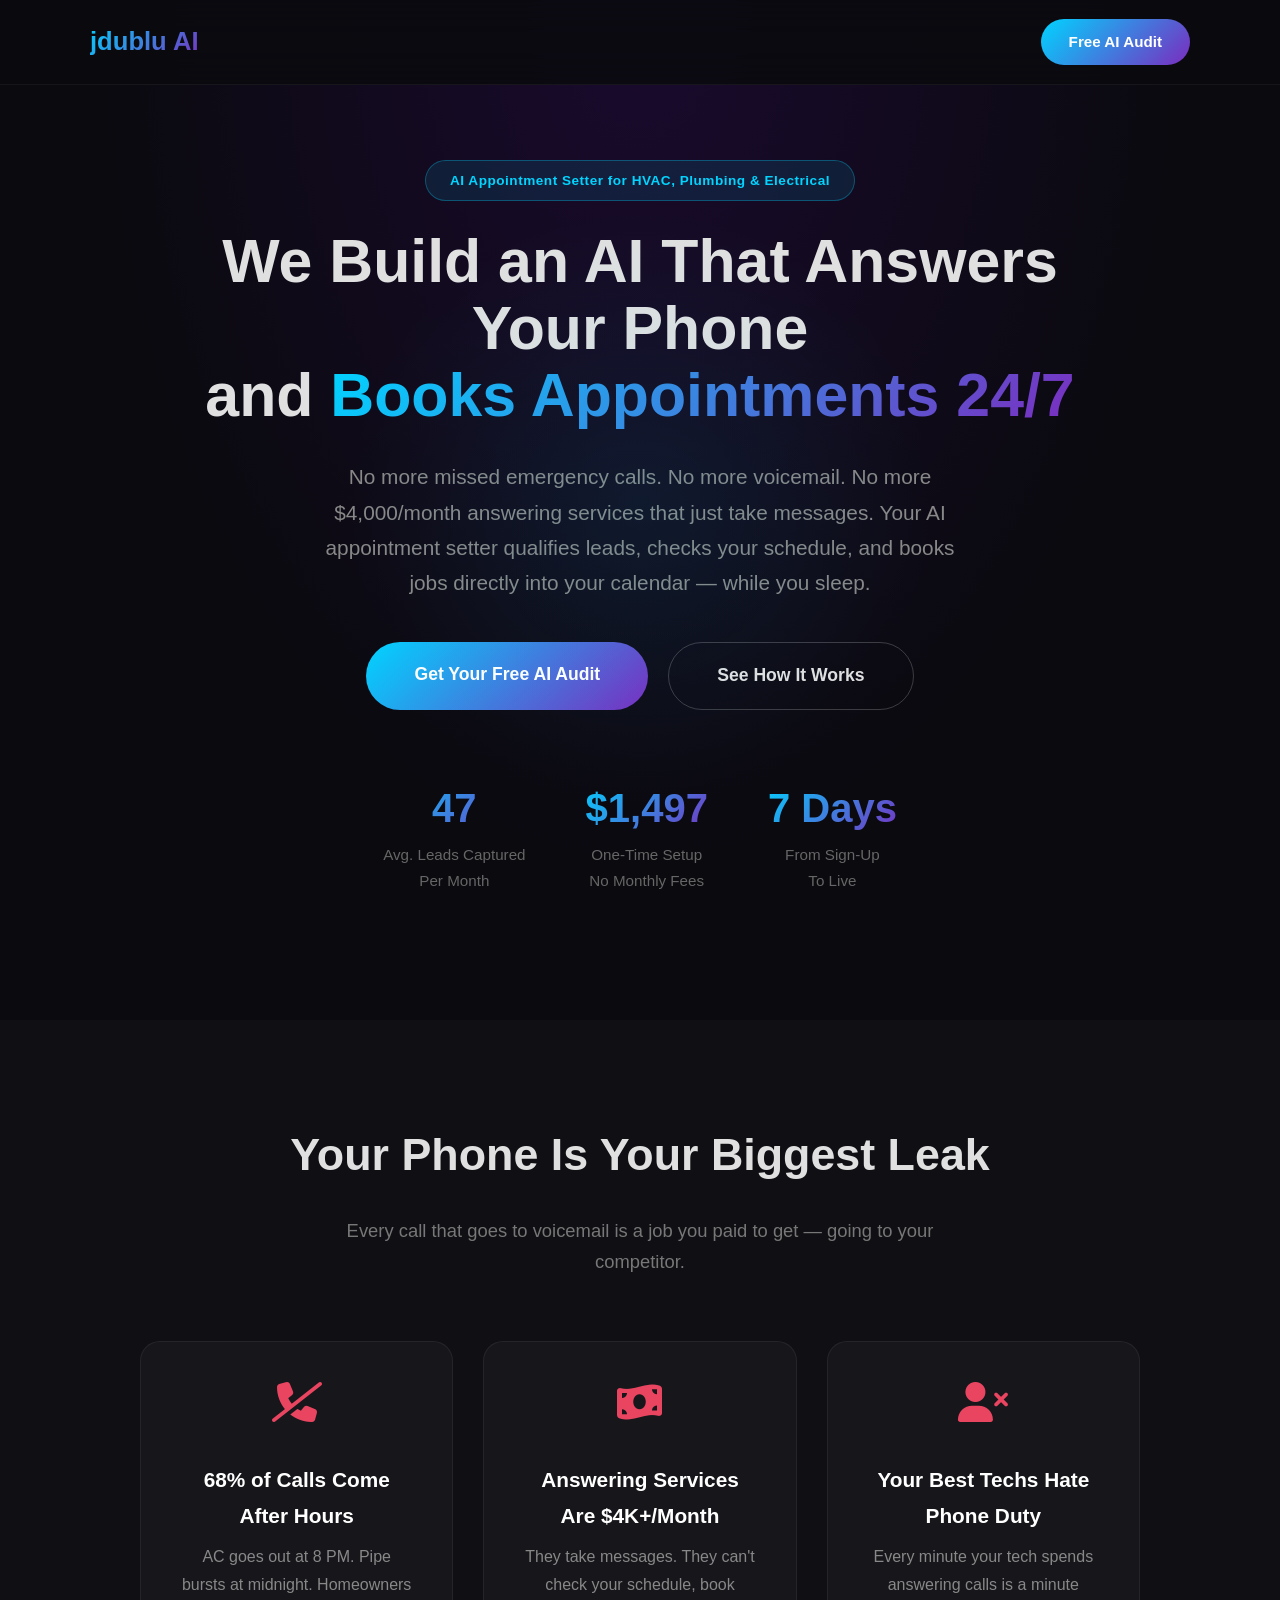
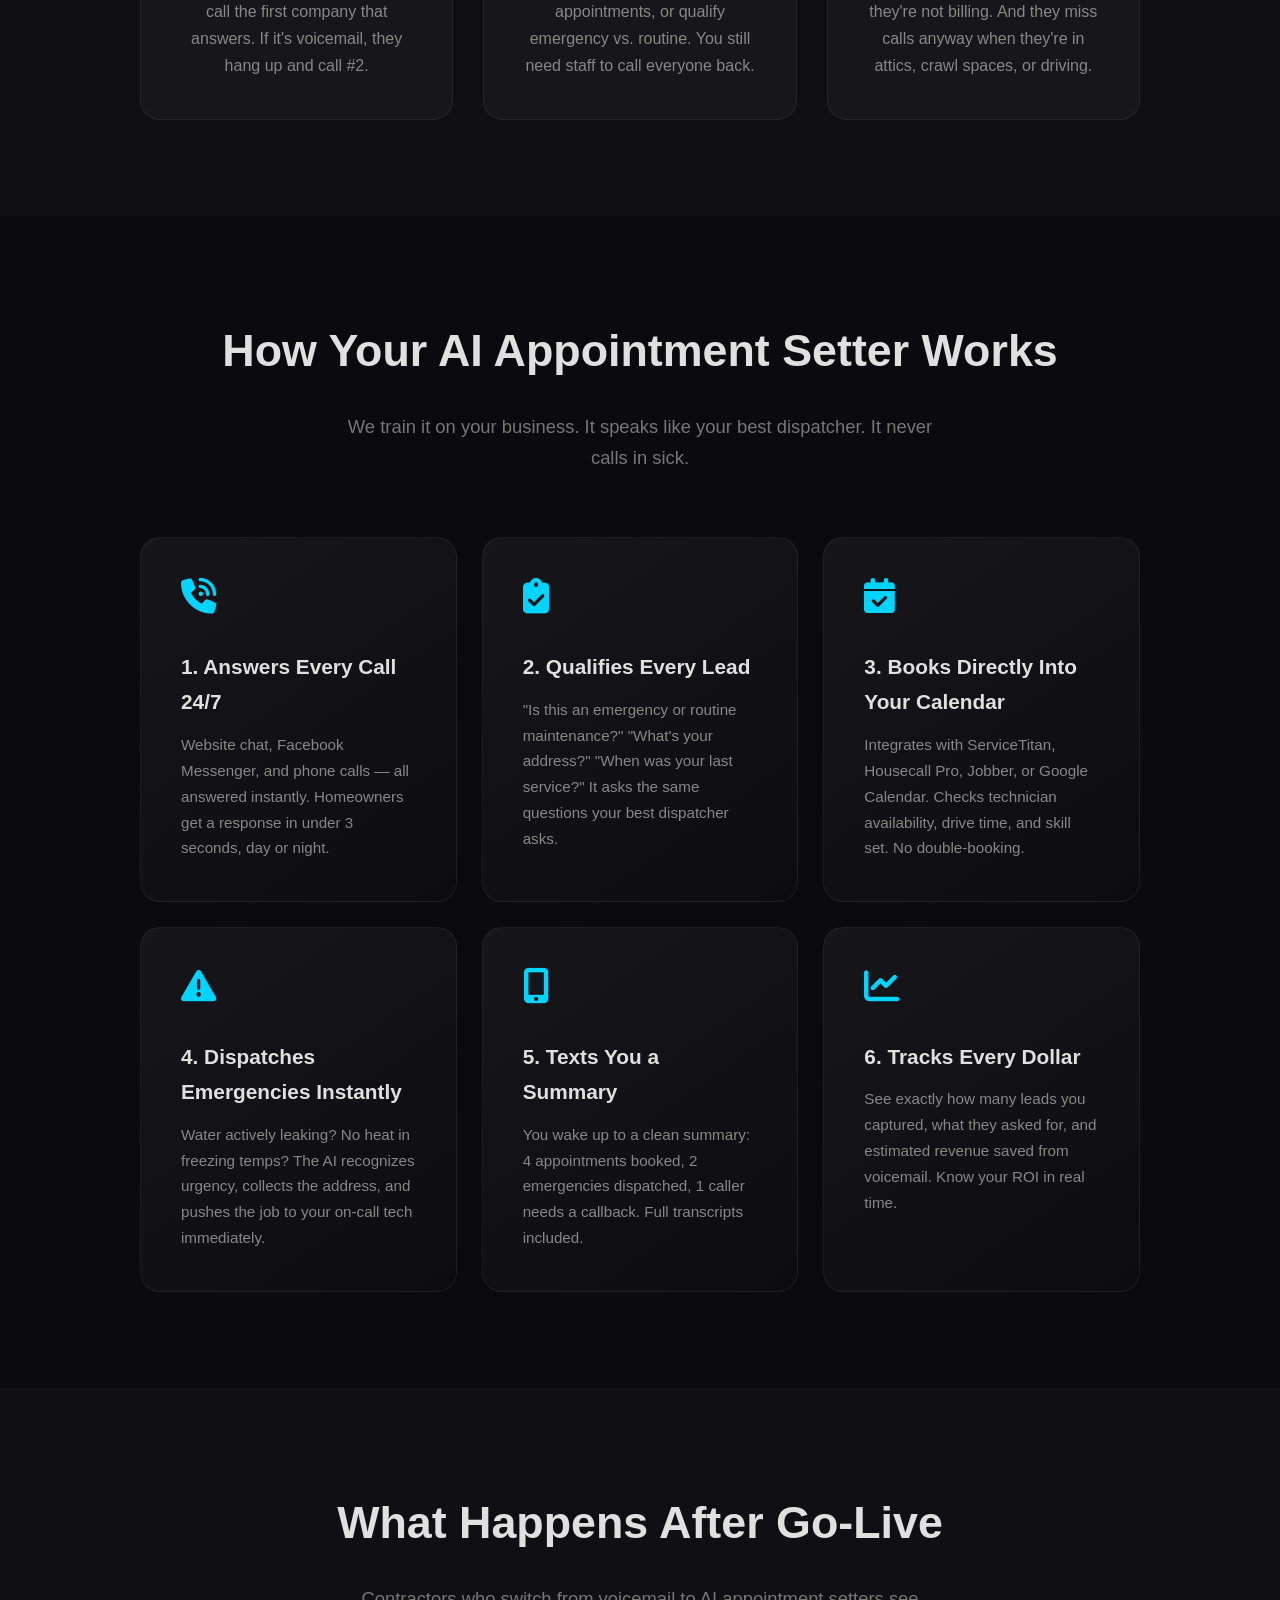
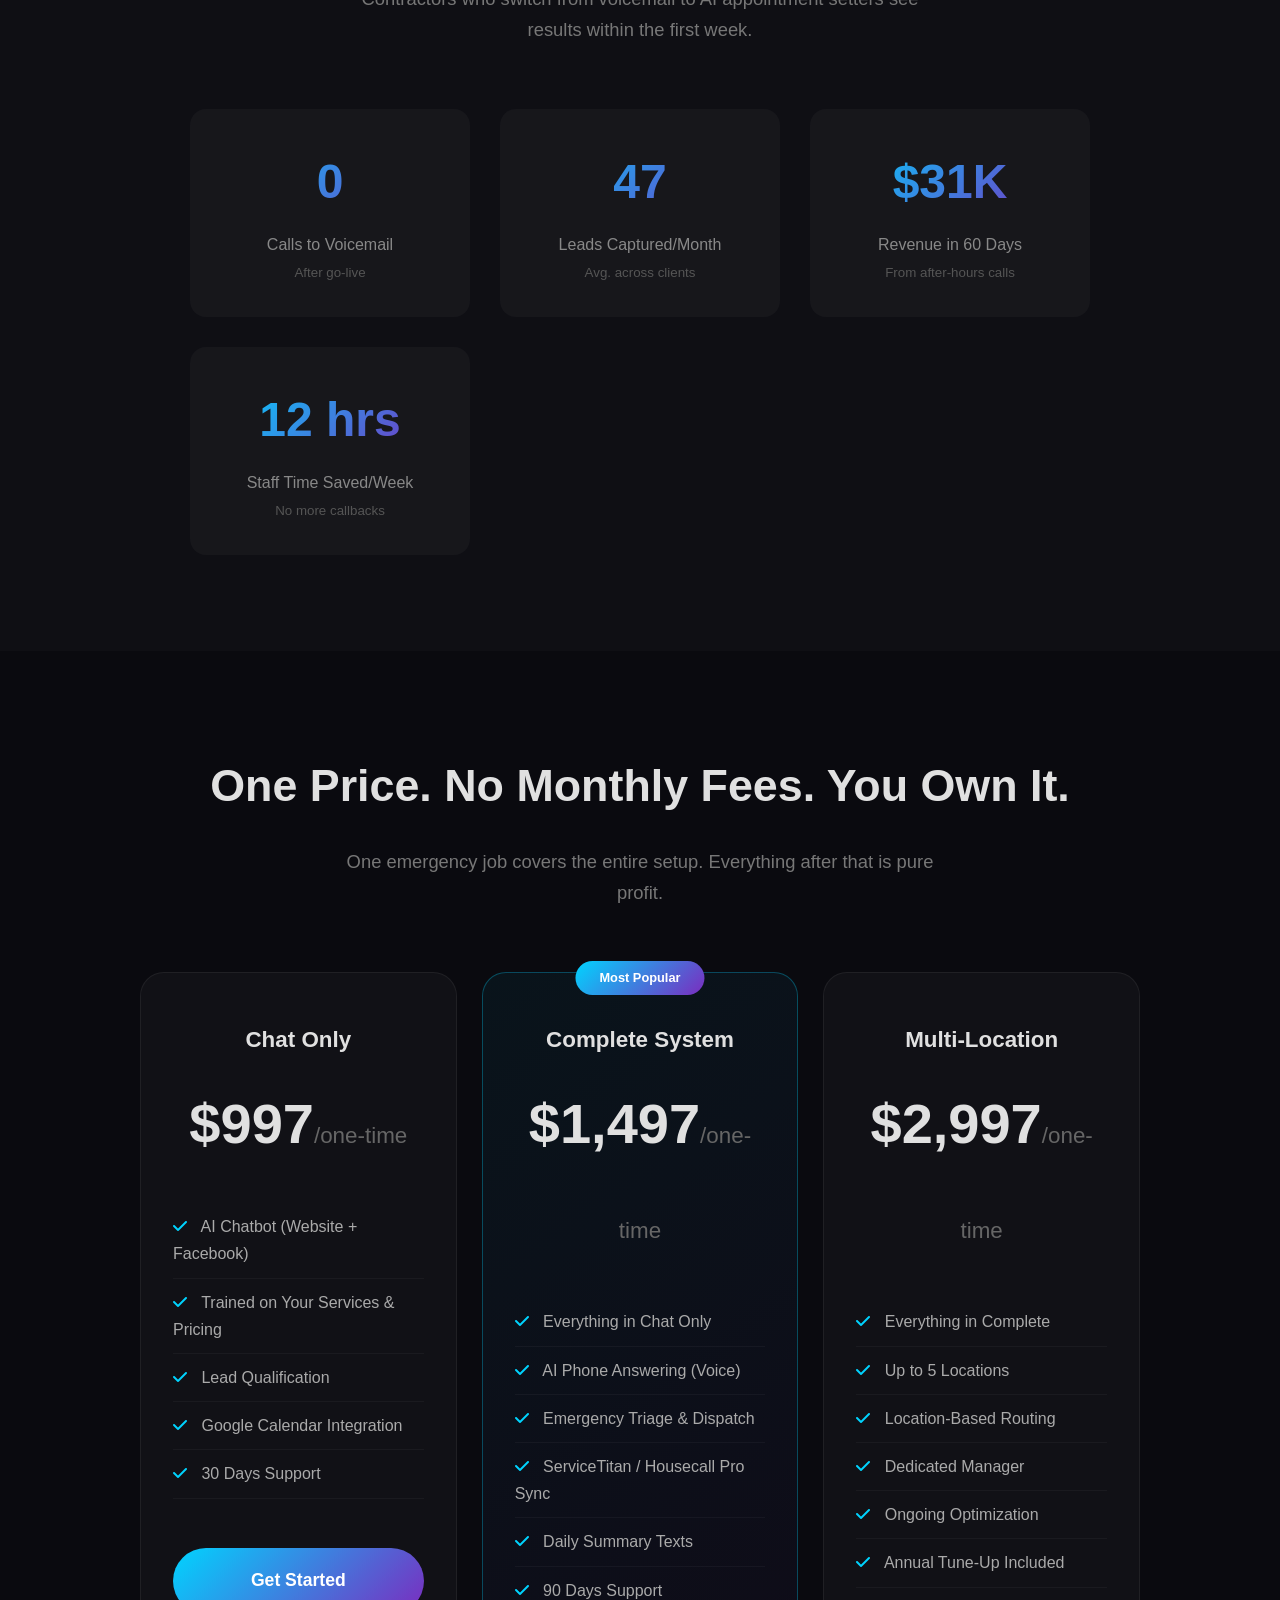
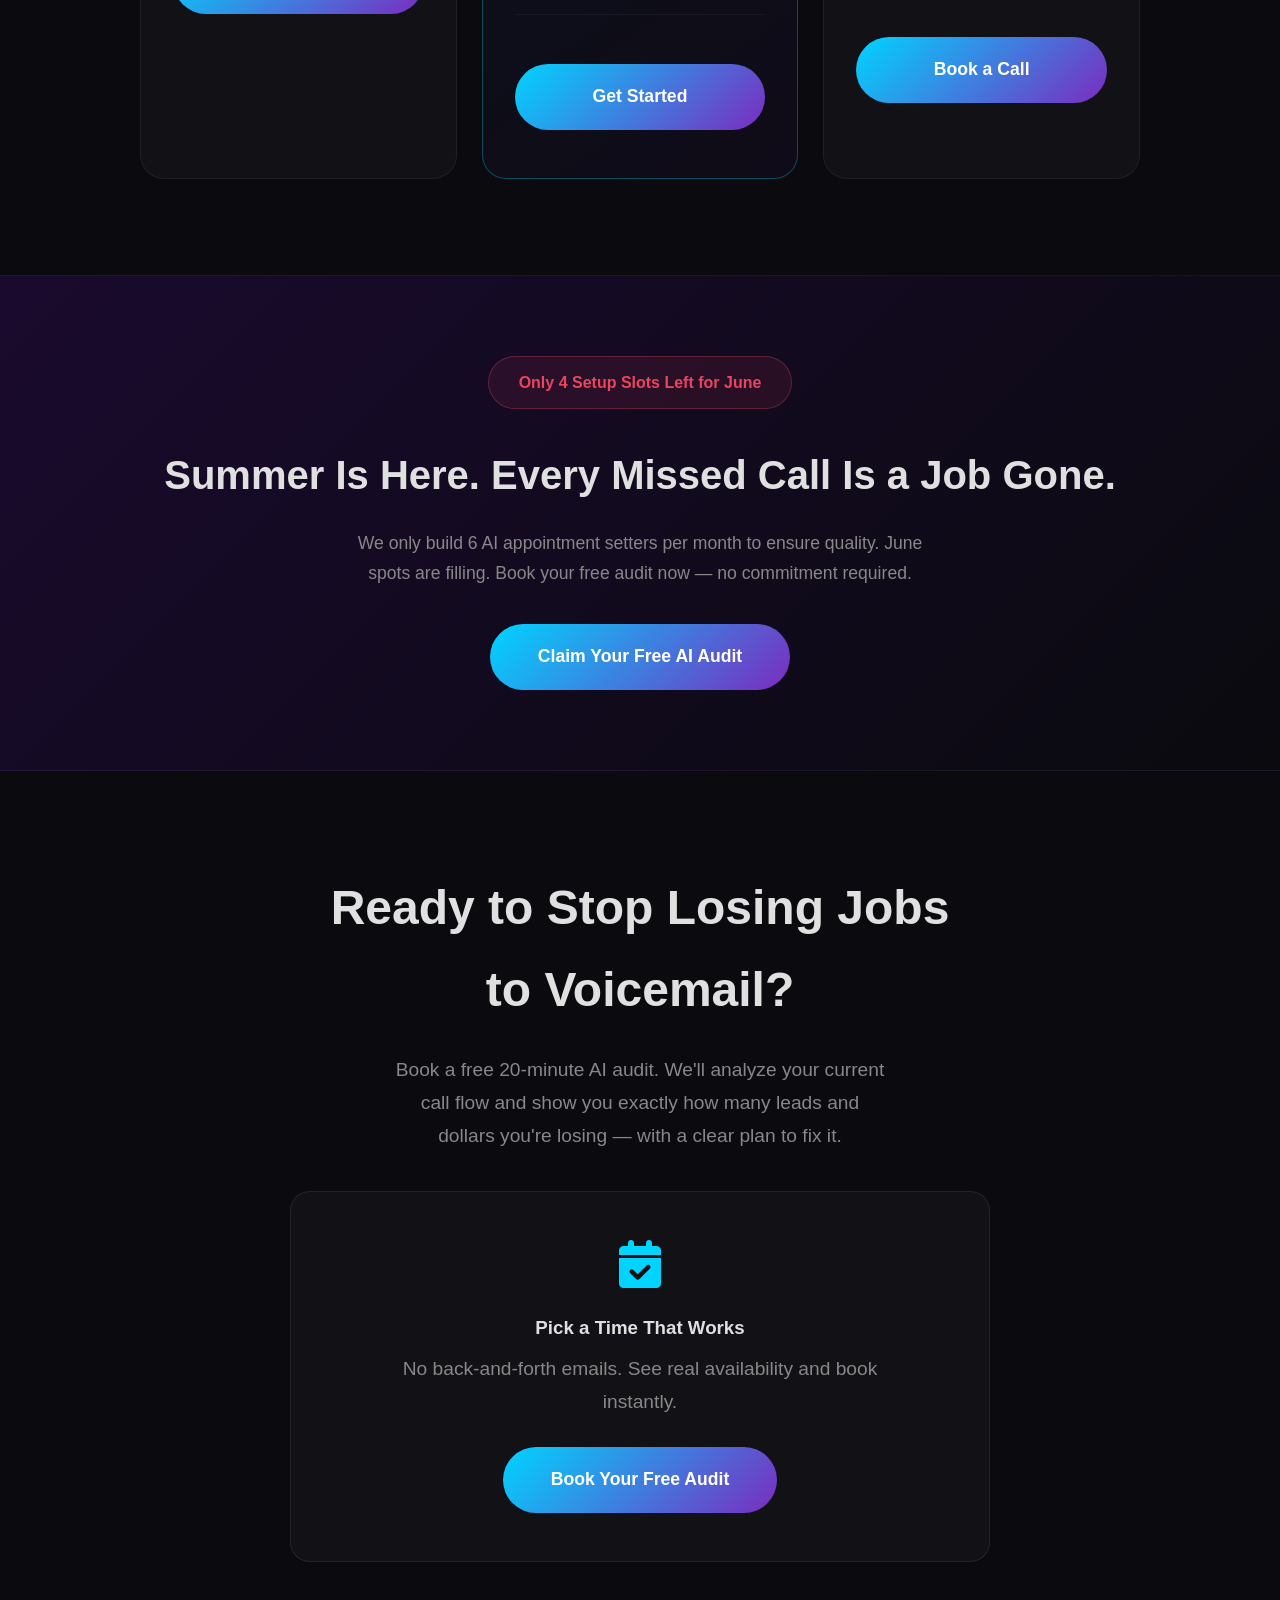
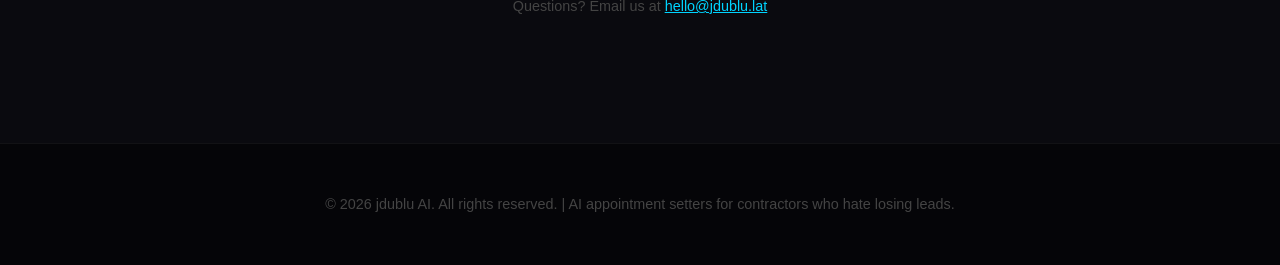
<file: index.html>
<!DOCTYPE html>
<html lang="en">
<head>
    <meta charset="UTF-8">
    <meta name="viewport" content="width=device-width, initial-scale=1.0">
    <title>jdublu AI | AI Appointment Setter for HVAC & Home Services</title>
    <link rel="stylesheet" href="https://cdnjs.cloudflare.com/ajax/libs/font-awesome/6.4.0/css/all.min.css">
    <style>
        * { margin: 0; padding: 0; box-sizing: border-box; }
        body {
            font-family: 'Segoe UI', Tahoma, Geneva, Verdana, sans-serif;
            background: #0a0a0f;
            color: #e0e0e0;
            line-height: 1.7;
            overflow-x: hidden;
        }
        .container { max-width: 1100px; margin: 0 auto; padding: 0 2em; }
        
        header {
            background: rgba(10,10,15,0.9);
            backdrop-filter: blur(20px);
            padding: 1.2em 2em;
            position: fixed;
            width: 100%;
            top: 0;
            z-index: 1000;
            border-bottom: 1px solid rgba(255,255,255,0.05);
        }
        nav {
            display: flex;
            justify-content: space-between;
            align-items: center;
            max-width: 1100px;
            margin: 0 auto;
        }
        .logo {
            font-size: 1.6em;
            font-weight: 800;
            background: linear-gradient(135deg, #00d4ff, #7b2cbf);
            -webkit-background-clip: text;
            -webkit-text-fill-color: transparent;
        }
        .nav-cta {
            background: linear-gradient(135deg, #00d4ff, #7b2cbf);
            color: #fff;
            padding: 10px 28px;
            border-radius: 50px;
            text-decoration: none;
            font-weight: 600;
            font-size: 0.95em;
            transition: transform 0.3s, box-shadow 0.3s;
        }
        .nav-cta:hover {
            transform: translateY(-2px);
            box-shadow: 0 8px 30px rgba(0,212,255,0.3);
        }
        
        .hero {
            padding: 10em 2em 6em;
            text-align: center;
            background: radial-gradient(ellipse at top, #1a0a2e 0%, #0a0a0f 60%);
            position: relative;
        }
        .hero::before {
            content: '';
            position: absolute;
            top: 20%;
            left: 50%;
            transform: translateX(-50%);
            width: 600px;
            height: 600px;
            background: radial-gradient(circle, rgba(0,212,255,0.08) 0%, transparent 70%);
            pointer-events: none;
        }
        .badge {
            display: inline-block;
            background: rgba(0,212,255,0.1);
            border: 1px solid rgba(0,212,255,0.3);
            color: #00d4ff;
            padding: 8px 24px;
            border-radius: 50px;
            font-size: 0.85em;
            font-weight: 600;
            margin-bottom: 2em;
            letter-spacing: 0.5px;
        }
        .hero h1 {
            font-size: 3.8em;
            font-weight: 800;
            line-height: 1.1;
            margin-bottom: 0.5em;
            max-width: 900px;
            margin-left: auto;
            margin-right: auto;
        }
        .hero h1 .highlight {
            background: linear-gradient(135deg, #00d4ff, #7b2cbf);
            -webkit-background-clip: text;
            -webkit-text-fill-color: transparent;
        }
        .hero p {
            font-size: 1.3em;
            color: #888;
            max-width: 650px;
            margin: 0 auto 2em;
        }
        .hero-buttons {
            display: flex;
            gap: 20px;
            justify-content: center;
            flex-wrap: wrap;
        }
        .btn-primary {
            background: linear-gradient(135deg, #00d4ff, #7b2cbf);
            color: #fff;
            padding: 18px 48px;
            border-radius: 50px;
            text-decoration: none;
            font-weight: 700;
            font-size: 1.1em;
            border: none;
            cursor: pointer;
            transition: all 0.3s;
            display: inline-block;
        }
        .btn-primary:hover {
            transform: translateY(-3px);
            box-shadow: 0 15px 40px rgba(0,212,255,0.3);
        }
        .btn-secondary {
            background: transparent;
            color: #e0e0e0;
            padding: 18px 48px;
            border-radius: 50px;
            text-decoration: none;
            font-weight: 600;
            font-size: 1.1em;
            border: 1px solid rgba(255,255,255,0.2);
            transition: all 0.3s;
            display: inline-block;
        }
        .btn-secondary:hover {
            border-color: #00d4ff;
            color: #00d4ff;
        }
        .stats-bar {
            display: flex;
            justify-content: center;
            gap: 60px;
            margin-top: 4em;
            flex-wrap: wrap;
        }
        .stat h3 {
            font-size: 2.5em;
            font-weight: 800;
            background: linear-gradient(135deg, #00d4ff, #7b2cbf);
            -webkit-background-clip: text;
            -webkit-text-fill-color: transparent;
        }
        .stat p { color: #666; font-size: 0.95em; }
        
        .problem {
            padding: 6em 2em;
            background: #0f0f14;
        }
        .section-header {
            text-align: center;
            margin-bottom: 4em;
        }
        .section-header h2 {
            font-size: 2.8em;
            font-weight: 700;
            margin-bottom: 0.5em;
        }
        .section-header p {
            color: #777;
            font-size: 1.15em;
            max-width: 600px;
            margin: 0 auto;
        }
        .pain-grid {
            display: grid;
            grid-template-columns: repeat(auto-fit, minmax(300px, 1fr));
            gap: 30px;
            max-width: 1000px;
            margin: 0 auto;
        }
        .pain-card {
            background: rgba(255,255,255,0.03);
            border: 1px solid rgba(255,255,255,0.06);
            border-radius: 20px;
            padding: 2.5em;
            text-align: center;
        }
        .pain-card i {
            font-size: 2.5em;
            color: #e94560;
            margin-bottom: 1em;
        }
        .pain-card h3 {
            font-size: 1.3em;
            margin-bottom: 0.5em;
            color: #fff;
        }
        .pain-card p { color: #888; }
        
        .solution {
            padding: 6em 2em;
        }
        .services-grid {
            display: grid;
            grid-template-columns: repeat(auto-fit, minmax(280px, 1fr));
            gap: 25px;
            max-width: 1000px;
            margin: 0 auto;
        }
        .service-card {
            background: linear-gradient(145deg, rgba(255,255,255,0.05), rgba(255,255,255,0.01));
            border: 1px solid rgba(255,255,255,0.06);
            border-radius: 20px;
            padding: 2.5em;
            transition: all 0.3s;
            position: relative;
            overflow: hidden;
        }
        .service-card::before {
            content: '';
            position: absolute;
            top: 0;
            left: 0;
            width: 100%;
            height: 3px;
            background: linear-gradient(90deg, #00d4ff, #7b2cbf);
            opacity: 0;
            transition: opacity 0.3s;
        }
        .service-card:hover::before { opacity: 1; }
        .service-card:hover {
            transform: translateY(-5px);
            border-color: rgba(0,212,255,0.2);
        }
        .service-card i {
            font-size: 2.2em;
            color: #00d4ff;
            margin-bottom: 1em;
            display: block;
        }
        .service-card h3 {
            font-size: 1.3em;
            margin-bottom: 0.6em;
        }
        .service-card p { color: #888; font-size: 0.95em; }
        
        .proof {
            padding: 6em 2em;
            background: #0f0f14;
            text-align: center;
        }
        .results-grid {
            display: grid;
            grid-template-columns: repeat(auto-fit, minmax(220px, 1fr));
            gap: 30px;
            max-width: 900px;
            margin: 3em auto 0;
        }
        .result-box {
            background: rgba(255,255,255,0.03);
            border-radius: 16px;
            padding: 2em;
        }
        .result-box .number {
            font-size: 3em;
            font-weight: 800;
            background: linear-gradient(135deg, #00d4ff, #7b2cbf);
            -webkit-background-clip: text;
            -webkit-text-fill-color: transparent;
        }
        .result-box p { color: #888; margin-top: 0.5em; }
        
        .pricing {
            padding: 6em 2em;
        }
        .pricing-grid {
            display: grid;
            grid-template-columns: repeat(auto-fit, minmax(300px, 1fr));
            gap: 25px;
            max-width: 1000px;
            margin: 0 auto;
        }
        .pricing-card {
            background: rgba(255,255,255,0.03);
            border: 1px solid rgba(255,255,255,0.06);
            border-radius: 24px;
            padding: 3em 2em;
            text-align: center;
            position: relative;
        }
        .pricing-card.popular {
            border-color: rgba(0,212,255,0.3);
            background: linear-gradient(145deg, rgba(0,212,255,0.05), rgba(123,44,191,0.05));
        }
        .popular-badge {
            position: absolute;
            top: -12px;
            left: 50%;
            transform: translateX(-50%);
            background: linear-gradient(135deg, #00d4ff, #7b2cbf);
            color: #fff;
            padding: 6px 24px;
            border-radius: 50px;
            font-size: 0.8em;
            font-weight: 700;
        }
        .pricing-card h3 {
            font-size: 1.4em;
            margin-bottom: 0.5em;
        }
        .pricing-card .price {
            font-size: 3.5em;
            font-weight: 800;
            margin: 0.3em 0;
        }
        .pricing-card .price span {
            font-size: 0.4em;
            color: #666;
            font-weight: 400;
        }
        .pricing-card ul {
            list-style: none;
            text-align: left;
            margin: 2em 0;
            padding: 0;
        }
        .pricing-card li {
            padding: 10px 0;
            color: #aaa;
            border-bottom: 1px solid rgba(255,255,255,0.04);
        }
        .pricing-card li i {
            color: #00d4ff;
            margin-right: 10px;
        }
        .pricing-card .btn {
            width: 100%;
            margin-top: 1em;
        }
        
        .urgency {
            padding: 5em 2em;
            text-align: center;
            background: linear-gradient(135deg, #1a0a2e 0%, #0a0a0f 100%);
            border-top: 1px solid rgba(255,255,255,0.05);
            border-bottom: 1px solid rgba(255,255,255,0.05);
        }
        .urgency h2 {
            font-size: 2.5em;
            margin-bottom: 0.5em;
        }
        .urgency p {
            color: #888;
            font-size: 1.1em;
            max-width: 600px;
            margin: 0 auto 2em;
        }
        .spots-left {
            display: inline-block;
            background: rgba(233,69,96,0.1);
            border: 1px solid rgba(233,69,96,0.3);
            color: #e94560;
            padding: 12px 30px;
            border-radius: 50px;
            font-weight: 700;
            margin-bottom: 2em;
        }
        
        .footer-cta {
            padding: 6em 2em;
            text-align: center;
        }
        .footer-cta h2 {
            font-size: 3em;
            font-weight: 800;
            margin-bottom: 0.5em;
        }
        .footer-cta p {
            color: #888;
            font-size: 1.2em;
            max-width: 500px;
            margin: 0 auto 2em;
        }
        
        footer {
            background: #050508;
            padding: 3em 2em;
            text-align: center;
            border-top: 1px solid rgba(255,255,255,0.05);
        }
        footer p { color: #444; font-size: 0.9em; }
        
        @keyframes fadeInUp {
            from { opacity: 0; transform: translateY(30px); }
            to { opacity: 1; transform: translateY(0); }
        }
        .fade-in {
            opacity: 0;
            animation: fadeInUp 0.8s ease forwards;
        }
        
        @media (max-width: 768px) {
            .hero h1 { font-size: 2.4em; }
            .hero p { font-size: 1.1em; }
            .stats-bar { gap: 30px; }
            .section-header h2 { font-size: 2em; }
            .pricing-card .price { font-size: 2.5em; }
            .footer-cta h2 { font-size: 2em; }
        }
    </style>
</head>
<body>
    <header>
        <nav>
            <div class="logo">jdublu AI</div>
            <a href="https://cal.com/m-jway-mk-janway-kqkdfa/free-ai-audit" class="nav-cta" target="_blank">Free AI Audit</a>
        </nav>
    </header>
    
    <section class="hero">
        <div class="container">
            <div class="badge">AI Appointment Setter for HVAC, Plumbing & Electrical</div>
            <h1>We Build an AI That Answers Your Phone<br>and <span class="highlight">Books Appointments 24/7</span></h1>
            <p>No more missed emergency calls. No more voicemail. No more $4,000/month answering services that just take messages. Your AI appointment setter qualifies leads, checks your schedule, and books jobs directly into your calendar — while you sleep.</p>
            <div class="hero-buttons">
                <a href="https://cal.com/m-jway-mk-janway-kqkdfa/free-ai-audit" class="btn-primary" target="_blank">Get Your Free AI Audit</a>
                <a href="#how-it-works" class="btn-secondary">See How It Works</a>
            </div>
            <div class="stats-bar">
                <div class="stat">
                    <h3>47</h3>
                    <p>Avg. Leads Captured<br>Per Month</p>
                </div>
                <div class="stat">
                    <h3>$1,497</h3>
                    <p>One-Time Setup<br>No Monthly Fees</p>
                </div>
                <div class="stat">
                    <h3>7 Days</h3>
                    <p>From Sign-Up<br>To Live</p>
                </div>
            </div>
        </div>
    </section>
    
    <section class="problem">
        <div class="container">
            <div class="section-header">
                <h2>Your Phone Is Your Biggest Leak</h2>
                <p>Every call that goes to voicemail is a job you paid to get — going to your competitor.</p>
            </div>
            <div class="pain-grid">
                <div class="pain-card">
                    <i class="fas fa-phone-slash"></i>
                    <h3>68% of Calls Come After Hours</h3>
                    <p>AC goes out at 8 PM. Pipe bursts at midnight. Homeowners call the first company that answers. If it's voicemail, they hang up and call #2.</p>
                </div>
                <div class="pain-card">
                    <i class="fas fa-money-bill-wave"></i>
                    <h3>Answering Services Are $4K+/Month</h3>
                    <p>They take messages. They can't check your schedule, book appointments, or qualify emergency vs. routine. You still need staff to call everyone back.</p>
                </div>
                <div class="pain-card">
                    <i class="fas fa-user-times"></i>
                    <h3>Your Best Techs Hate Phone Duty</h3>
                    <p>Every minute your tech spends answering calls is a minute they're not billing. And they miss calls anyway when they're in attics, crawl spaces, or driving.</p>
                </div>
            </div>
        </div>
    </section>
    
    <section class="solution" id="how-it-works">
        <div class="container">
            <div class="section-header">
                <h2>How Your AI Appointment Setter Works</h2>
                <p>We train it on your business. It speaks like your best dispatcher. It never calls in sick.</p>
            </div>
            <div class="services-grid">
                <div class="service-card">
                    <i class="fas fa-phone-volume"></i>
                    <h3>1. Answers Every Call 24/7</h3>
                    <p>Website chat, Facebook Messenger, and phone calls — all answered instantly. Homeowners get a response in under 3 seconds, day or night.</p>
                </div>
                <div class="service-card">
                    <i class="fas fa-clipboard-check"></i>
                    <h3>2. Qualifies Every Lead</h3>
                    <p>"Is this an emergency or routine maintenance?" "What's your address?" "When was your last service?" It asks the same questions your best dispatcher asks.</p>
                </div>
                <div class="service-card">
                    <i class="fas fa-calendar-check"></i>
                    <h3>3. Books Directly Into Your Calendar</h3>
                    <p>Integrates with ServiceTitan, Housecall Pro, Jobber, or Google Calendar. Checks technician availability, drive time, and skill set. No double-booking.</p>
                </div>
                <div class="service-card">
                    <i class="fas fa-exclamation-triangle"></i>
                    <h3>4. Dispatches Emergencies Instantly</h3>
                    <p>Water actively leaking? No heat in freezing temps? The AI recognizes urgency, collects the address, and pushes the job to your on-call tech immediately.</p>
                </div>
                <div class="service-card">
                    <i class="fas fa-mobile-alt"></i>
                    <h3>5. Texts You a Summary</h3>
                    <p>You wake up to a clean summary: 4 appointments booked, 2 emergencies dispatched, 1 caller needs a callback. Full transcripts included.</p>
                </div>
                <div class="service-card">
                    <i class="fas fa-chart-line"></i>
                    <h3>6. Tracks Every Dollar</h3>
                    <p>See exactly how many leads you captured, what they asked for, and estimated revenue saved from voicemail. Know your ROI in real time.</p>
                </div>
            </div>
        </div>
    </section>
    
    <section class="proof">
        <div class="container">
            <div class="section-header">
                <h2>What Happens After Go-Live</h2>
                <p>Contractors who switch from voicemail to AI appointment setters see results within the first week.</p>
            </div>
            <div class="results-grid">
                <div class="result-box">
                    <div class="number">0</div>
                    <p>Calls to Voicemail<br><small style="color:#555">After go-live</small></p>
                </div>
                <div class="result-box">
                    <div class="number">47</div>
                    <p>Leads Captured/Month<br><small style="color:#555">Avg. across clients</small></p>
                </div>
                <div class="result-box">
                    <div class="number">$31K</div>
                    <p>Revenue in 60 Days<br><small style="color:#555">From after-hours calls</small></p>
                </div>
                <div class="result-box">
                    <div class="number">12 hrs</div>
                    <p>Staff Time Saved/Week<br><small style="color:#555">No more callbacks</small></p>
                </div>
            </div>
        </div>
    </section>
    
    <section class="pricing">
        <div class="container">
            <div class="section-header">
                <h2>One Price. No Monthly Fees. You Own It.</h2>
                <p>One emergency job covers the entire setup. Everything after that is pure profit.</p>
            </div>
            <div class="pricing-grid">
                <div class="pricing-card">
                    <h3>Chat Only</h3>
                    <div class="price">$997<span>/one-time</span></div>
                    <ul>
                        <li><i class="fas fa-check"></i> AI Chatbot (Website + Facebook)</li>
                        <li><i class="fas fa-check"></i> Trained on Your Services & Pricing</li>
                        <li><i class="fas fa-check"></i> Lead Qualification</li>
                        <li><i class="fas fa-check"></i> Google Calendar Integration</li>
                        <li><i class="fas fa-check"></i> 30 Days Support</li>
                    </ul>
                    <a href="https://cal.com/m-jway-mk-janway-kqkdfa/free-ai-audit" class="btn-primary btn" target="_blank">Get Started</a>
                </div>
                <div class="pricing-card popular">
                    <div class="popular-badge">Most Popular</div>
                    <h3>Complete System</h3>
                    <div class="price">$1,497<span>/one-time</span></div>
                    <ul>
                        <li><i class="fas fa-check"></i> Everything in Chat Only</li>
                        <li><i class="fas fa-check"></i> AI Phone Answering (Voice)</li>
                        <li><i class="fas fa-check"></i> Emergency Triage & Dispatch</li>
                        <li><i class="fas fa-check"></i> ServiceTitan / Housecall Pro Sync</li>
                        <li><i class="fas fa-check"></i> Daily Summary Texts</li>
                        <li><i class="fas fa-check"></i> 90 Days Support</li>
                    </ul>
                    <a href="https://cal.com/m-jway-mk-janway-kqkdfa/free-ai-audit" class="btn-primary btn" target="_blank">Get Started</a>
                </div>
                <div class="pricing-card">
                    <h3>Multi-Location</h3>
                    <div class="price">$2,997<span>/one-time</span></div>
                    <ul>
                        <li><i class="fas fa-check"></i> Everything in Complete</li>
                        <li><i class="fas fa-check"></i> Up to 5 Locations</li>
                        <li><i class="fas fa-check"></i> Location-Based Routing</li>
                        <li><i class="fas fa-check"></i> Dedicated Manager</li>
                        <li><i class="fas fa-check"></i> Ongoing Optimization</li>
                        <li><i class="fas fa-check"></i> Annual Tune-Up Included</li>
                    </ul>
                    <a href="https://cal.com/m-jway-mk-janway-kqkdfa/free-ai-audit" class="btn-primary btn" target="_blank">Book a Call</a>
                </div>
            </div>
        </div>
    </section>
    
    <section class="urgency">
        <div class="container">
            <div class="spots-left">Only 4 Setup Slots Left for June</div>
            <h2>Summer Is Here. Every Missed Call Is a Job Gone.</h2>
            <p>We only build 6 AI appointment setters per month to ensure quality. June spots are filling. Book your free audit now — no commitment required.</p>
            <a href="https://cal.com/m-jway-mk-janway-kqkdfa/free-ai-audit" class="btn-primary" target="_blank">Claim Your Free AI Audit</a>
        </div>
    </section>
    
    <section class="footer-cta" id="audit">
        <div class="container">
            <h2>Ready to Stop Losing Jobs<br>to <span class="highlight">Voicemail?</span></h2>
            <p>Book a free 20-minute AI audit. We'll analyze your current call flow and show you exactly how many leads and dollars you're losing — with a clear plan to fix it.</p>
            
            <div style="max-width: 700px; margin: 2em auto; border-radius: 20px; overflow: hidden; background: rgba(255,255,255,0.03); border: 1px solid rgba(255,255,255,0.08);" id="cal-booking-placeholder">
                <div style="padding: 3em 2em; text-align: center;">
                    <i class="fas fa-calendar-check" style="font-size: 3em; color: #00d4ff; margin-bottom: 0.5em;"></i>
                    <h3 style="margin-bottom: 0.5em;">Pick a Time That Works</h3>
                    <p style="color: #888; margin-bottom: 1.5em;">No back-and-forth emails. See real availability and book instantly.</p>
                    <a href="https://cal.com/m-jway-mk-janway-kqkdfa/free-ai-audit" target="_blank" class="btn-primary">Book Your Free Audit</a>
                </div>
            </div>
            
            <p style="margin-top: 2em; color: #444; font-size: 0.9em;">Questions? Email us at <a href="mailto:hello@jdublu.lat" style="color: #00d4ff;">hello@jdublu.lat</a></p>
        </div>
    </section>
    
    <footer>
        <p>&copy; 2026 jdublu AI. All rights reserved. | AI appointment setters for contractors who hate losing leads.</p>
    </footer>
    
    <script>
        const observer = new IntersectionObserver((entries) => {
            entries.forEach(entry => {
                if (entry.isIntersecting) {
                    entry.target.style.opacity = '1';
                    entry.target.style.transform = 'translateY(0)';
                }
            });
        }, { threshold: 0.1 });
        
        document.querySelectorAll('.pain-card, .service-card, .result-box, .pricing-card').forEach(el => {
            el.style.opacity = '0';
            el.style.transform = 'translateY(30px)';
            el.style.transition = 'opacity 0.6s ease, transform 0.6s ease';
            observer.observe(el);
        });
    </script>
</body>
</html>
</file>
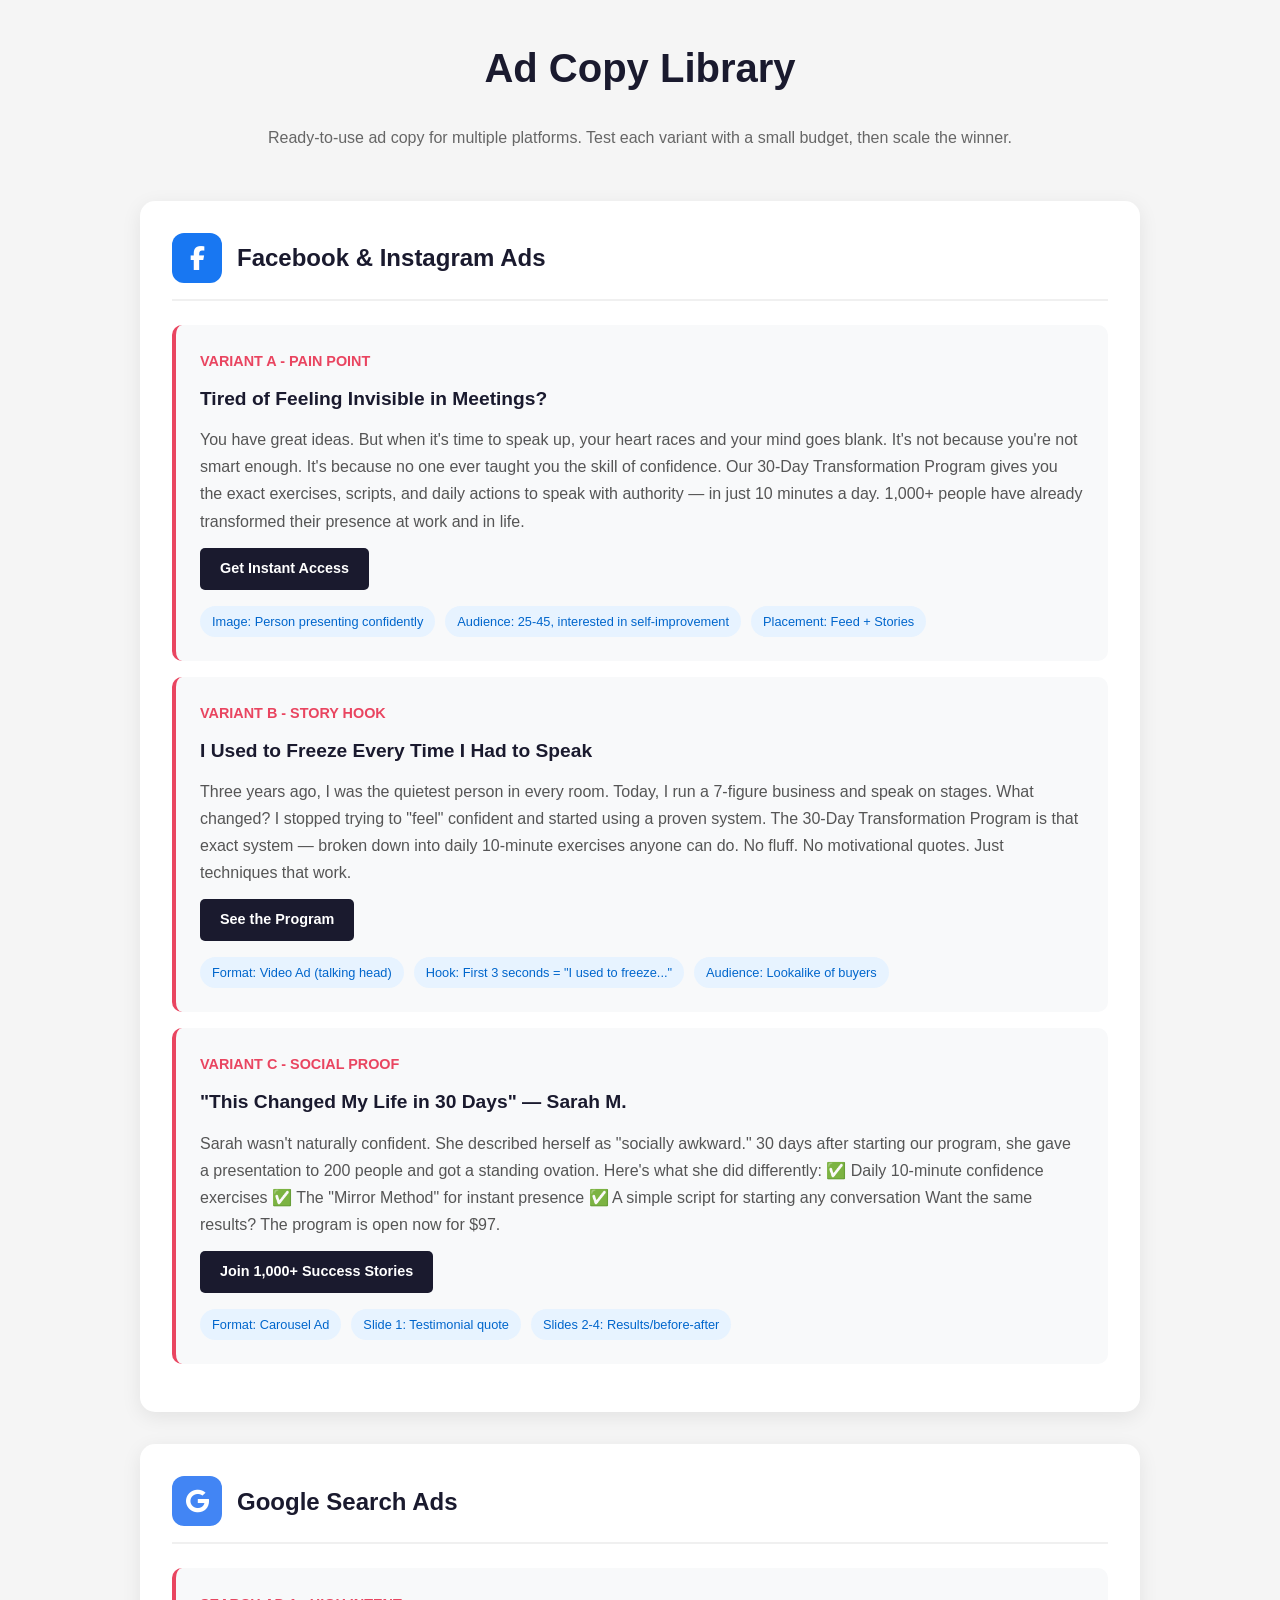
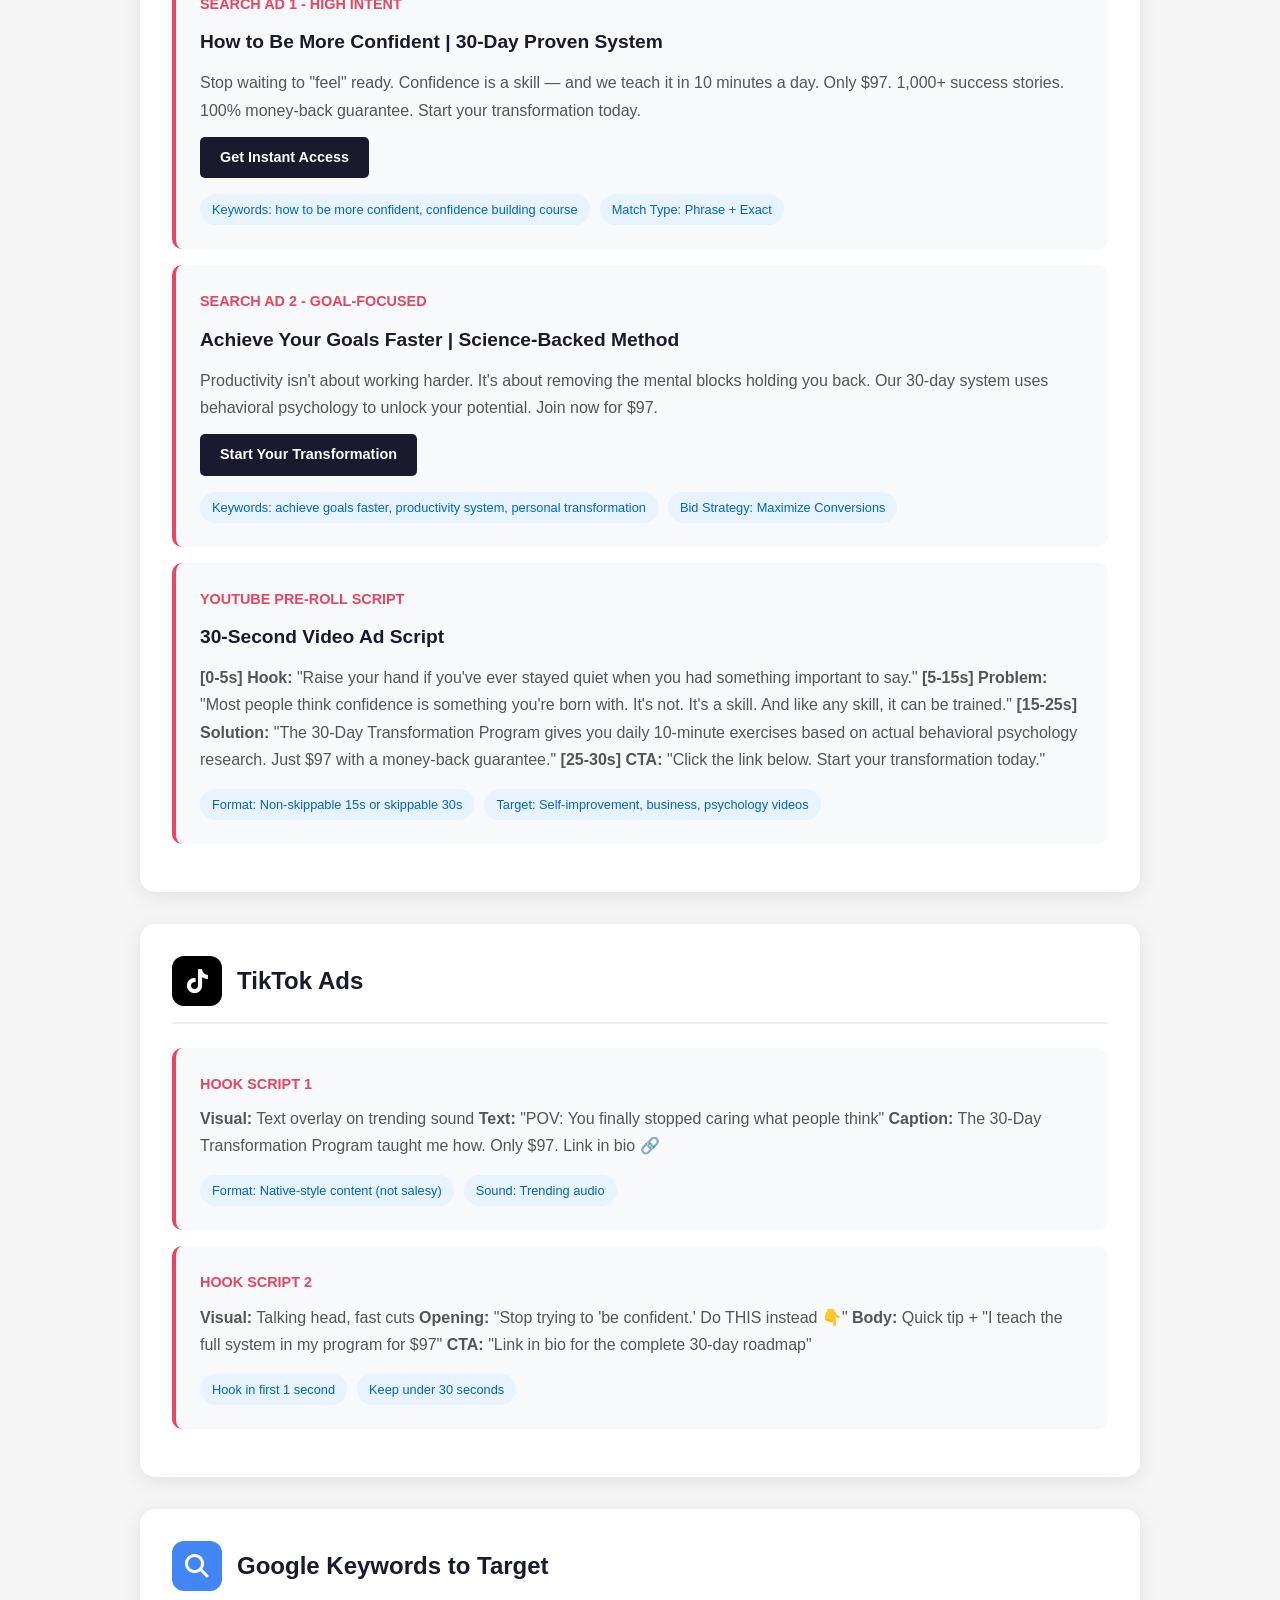
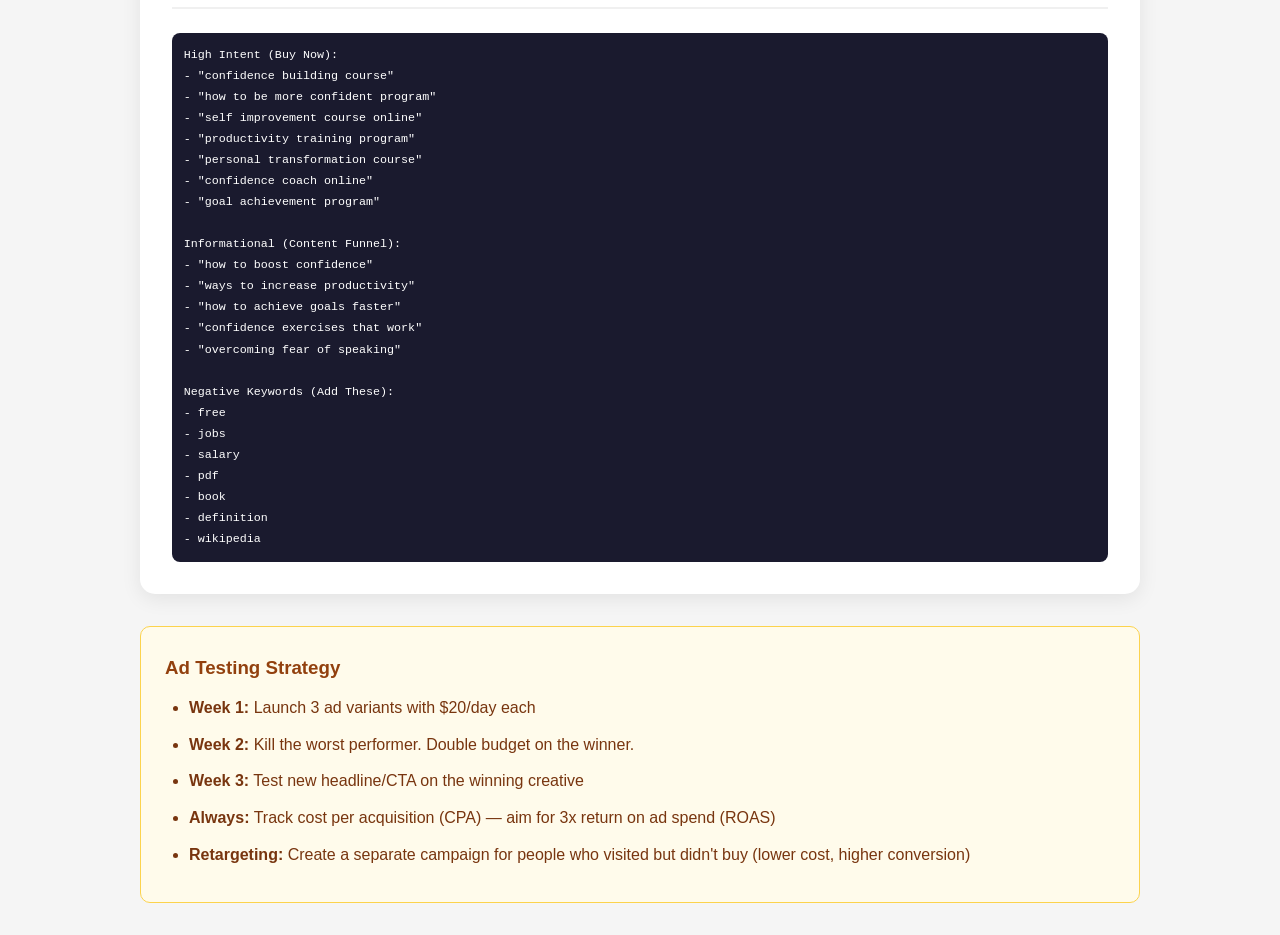
<file: ad-copy.html>
<!DOCTYPE html>
<html lang="en">
<head>
    <meta charset="UTF-8">
    <meta name="viewport" content="width=device-width, initial-scale=1.0">
    <title>Ad Copy Library | TransformU</title>
    <link rel="stylesheet" href="https://cdnjs.cloudflare.com/ajax/libs/font-awesome/6.4.0/css/all.min.css">
    <style>
        * { margin: 0; padding: 0; box-sizing: border-box; }
        body {
            font-family: 'Segoe UI', Tahoma, Geneva, Verdana, sans-serif;
            background: #f5f5f5;
            color: #333;
            line-height: 1.8;
            padding: 2em;
        }
        .container { max-width: 1000px; margin: 0 auto; }
        h1 {
            text-align: center;
            color: #1a1a2e;
            margin-bottom: 0.5em;
            font-size: 2.5em;
        }
        .intro {
            text-align: center;
            color: #666;
            margin-bottom: 3em;
        }
        .platform-section {
            background: #fff;
            border-radius: 15px;
            padding: 2em;
            margin-bottom: 2em;
            box-shadow: 0 5px 20px rgba(0,0,0,0.08);
        }
        .platform-header {
            display: flex;
            align-items: center;
            gap: 15px;
            margin-bottom: 1.5em;
            padding-bottom: 1em;
            border-bottom: 2px solid #f0f0f0;
        }
        .platform-icon {
            width: 50px;
            height: 50px;
            border-radius: 12px;
            display: flex;
            align-items: center;
            justify-content: center;
            font-size: 1.5em;
            color: #fff;
        }
        .facebook { background: #1877F2; }
        .google { background: #4285F4; }
        .tiktok { background: #000; }
        .youtube { background: #FF0000; }
        .platform-name { font-size: 1.5em; font-weight: bold; color: #1a1a2e; }
        .ad-variant {
            background: #f8f9fa;
            border-radius: 10px;
            padding: 1.5em;
            margin-bottom: 1em;
            border-left: 4px solid #e94560;
        }
        .variant-label {
            font-weight: bold;
            color: #e94560;
            margin-bottom: 0.5em;
            font-size: 0.9em;
            text-transform: uppercase;
        }
        .ad-headline {
            font-weight: bold;
            font-size: 1.2em;
            color: #1a1a2e;
            margin-bottom: 0.5em;
        }
        .ad-body {
            color: #555;
            margin-bottom: 0.8em;
            line-height: 1.7;
        }
        .ad-cta {
            display: inline-block;
            background: #1a1a2e;
            color: #fff;
            padding: 8px 20px;
            border-radius: 5px;
            font-size: 0.9em;
            font-weight: bold;
        }
        .tags {
            margin-top: 1em;
            display: flex;
            gap: 10px;
            flex-wrap: wrap;
        }
        .tag {
            background: #e7f3ff;
            color: #0066cc;
            padding: 4px 12px;
            border-radius: 20px;
            font-size: 0.8em;
        }
        .tips-box {
            background: #fffbeb;
            border: 1px solid #fcd34d;
            border-radius: 10px;
            padding: 1.5em;
            margin-top: 2em;
        }
        .tips-box h3 { color: #92400e; margin-bottom: 0.5em; }
        .tips-box ul { margin-left: 1.5em; color: #78350f; }
        .tips-box li { margin-bottom: 0.5em; }
        pre {
            background: #1a1a2e;
            color: #fff;
            padding: 1em;
            border-radius: 8px;
            overflow-x: auto;
            font-size: 0.9em;
            margin-top: 1em;
        }
    </style>
</head>
<body>
    <div class="container">
        <h1>Ad Copy Library</h1>
        <p class="intro">Ready-to-use ad copy for multiple platforms. Test each variant with a small budget, then scale the winner.</p>
        
        <!-- Facebook / Instagram Ads -->
        <div class="platform-section">
            <div class="platform-header">
                <div class="platform-icon facebook"><i class="fab fa-facebook-f"></i></div>
                <div class="platform-name">Facebook & Instagram Ads</div>
            </div>
            
            <div class="ad-variant">
                <div class="variant-label">Variant A - Pain Point</div>
                <div class="ad-headline">Tired of Feeling Invisible in Meetings?</div>
                <div class="ad-body">
                    You have great ideas. But when it's time to speak up, your heart races and your mind goes blank.

                    It's not because you're not smart enough. It's because no one ever taught you the skill of confidence.

                    Our 30-Day Transformation Program gives you the exact exercises, scripts, and daily actions to speak with authority — in just 10 minutes a day.

                    1,000+ people have already transformed their presence at work and in life.
                </div>
                <div class="ad-cta">Get Instant Access</div>
                <div class="tags">
                    <span class="tag">Image: Person presenting confidently</span>
                    <span class="tag">Audience: 25-45, interested in self-improvement</span>
                    <span class="tag">Placement: Feed + Stories</span>
                </div>
            </div>
            
            <div class="ad-variant">
                <div class="variant-label">Variant B - Story Hook</div>
                <div class="ad-headline">I Used to Freeze Every Time I Had to Speak</div>
                <div class="ad-body">
                    Three years ago, I was the quietest person in every room.

                    Today, I run a 7-figure business and speak on stages.

                    What changed? I stopped trying to "feel" confident and started using a proven system.

                    The 30-Day Transformation Program is that exact system — broken down into daily 10-minute exercises anyone can do.

                    No fluff. No motivational quotes. Just techniques that work.
                </div>
                <div class="ad-cta">See the Program</div>
                <div class="tags">
                    <span class="tag">Format: Video Ad (talking head)</span>
                    <span class="tag">Hook: First 3 seconds = "I used to freeze..."</span>
                    <span class="tag">Audience: Lookalike of buyers</span>
                </div>
            </div>
            
            <div class="ad-variant">
                <div class="variant-label">Variant C - Social Proof</div>
                <div class="ad-headline">"This Changed My Life in 30 Days" — Sarah M.</div>
                <div class="ad-body">
                    Sarah wasn't naturally confident. She described herself as "socially awkward."

                    30 days after starting our program, she gave a presentation to 200 people and got a standing ovation.

                    Here's what she did differently:
                    ✅ Daily 10-minute confidence exercises
                    ✅ The "Mirror Method" for instant presence
                    ✅ A simple script for starting any conversation

                    Want the same results? The program is open now for $97.
                </div>
                <div class="ad-cta">Join 1,000+ Success Stories</div>
                <div class="tags">
                    <span class="tag">Format: Carousel Ad</span>
                    <span class="tag">Slide 1: Testimonial quote</span>
                    <span class="tag">Slides 2-4: Results/before-after</span>
                </div>
            </div>
        </div>
        
        <!-- Google Ads -->
        <div class="platform-section">
            <div class="platform-header">
                <div class="platform-icon google"><i class="fab fa-google"></i></div>
                <div class="platform-name">Google Search Ads</div>
            </div>
            
            <div class="ad-variant">
                <div class="variant-label">Search Ad 1 - High Intent</div>
                <div class="ad-headline">How to Be More Confident | 30-Day Proven System</div>
                <div class="ad-body">
                    Stop waiting to "feel" ready. Confidence is a skill — and we teach it in 10 minutes a day. Only $97. 1,000+ success stories. 100% money-back guarantee. Start your transformation today.
                </div>
                <div class="ad-cta">Get Instant Access</div>
                <div class="tags">
                    <span class="tag">Keywords: how to be more confident, confidence building course</span>
                    <span class="tag">Match Type: Phrase + Exact</span>
                </div>
            </div>
            
            <div class="ad-variant">
                <div class="variant-label">Search Ad 2 - Goal-Focused</div>
                <div class="ad-headline">Achieve Your Goals Faster | Science-Backed Method</div>
                <div class="ad-body">
                    Productivity isn't about working harder. It's about removing the mental blocks holding you back. Our 30-day system uses behavioral psychology to unlock your potential. Join now for $97.
                </div>
                <div class="ad-cta">Start Your Transformation</div>
                <div class="tags">
                    <span class="tag">Keywords: achieve goals faster, productivity system, personal transformation</span>
                    <span class="tag">Bid Strategy: Maximize Conversions</span>
                </div>
            </div>
            
            <div class="ad-variant">
                <div class="variant-label">YouTube Pre-Roll Script</div>
                <div class="ad-headline">30-Second Video Ad Script</div>
                <div class="ad-body">
                    <strong>[0-5s] Hook:</strong> "Raise your hand if you've ever stayed quiet when you had something important to say."

                    <strong>[5-15s] Problem:</strong> "Most people think confidence is something you're born with. It's not. It's a skill. And like any skill, it can be trained."

                    <strong>[15-25s] Solution:</strong> "The 30-Day Transformation Program gives you daily 10-minute exercises based on actual behavioral psychology research. Just $97 with a money-back guarantee."

                    <strong>[25-30s] CTA:</strong> "Click the link below. Start your transformation today."
                </div>
                <div class="tags">
                    <span class="tag">Format: Non-skippable 15s or skippable 30s</span>
                    <span class="tag">Target: Self-improvement, business, psychology videos</span>
                </div>
            </div>
        </div>
        
        <!-- TikTok Ads -->
        <div class="platform-section">
            <div class="platform-header">
                <div class="platform-icon tiktok"><i class="fab fa-tiktok"></i></div>
                <div class="platform-name">TikTok Ads</div>
            </div>
            
            <div class="ad-variant">
                <div class="variant-label">Hook Script 1</div>
                <div class="ad-body">
                    <strong>Visual:</strong> Text overlay on trending sound
                    <strong>Text:</strong> "POV: You finally stopped caring what people think"
                    <strong>Caption:</strong> The 30-Day Transformation Program taught me how. Only $97. Link in bio 🔗
                </div>
                <div class="tags">
                    <span class="tag">Format: Native-style content (not salesy)</span>
                    <span class="tag">Sound: Trending audio</span>
                </div>
            </div>
            
            <div class="ad-variant">
                <div class="variant-label">Hook Script 2</div>
                <div class="ad-body">
                    <strong>Visual:</strong> Talking head, fast cuts
                    <strong>Opening:</strong> "Stop trying to 'be confident.' Do THIS instead 👇"
                    <strong>Body:</strong> Quick tip + "I teach the full system in my program for $97"
                    <strong>CTA:</strong> "Link in bio for the complete 30-day roadmap"
                </div>
                <div class="tags">
                    <span class="tag">Hook in first 1 second</span>
                    <span class="tag">Keep under 30 seconds</span>
                </div>
            </div>
        </div>
        
        <!-- Keywords for Google Ads -->
        <div class="platform-section">
            <div class="platform-header">
                <div class="platform-icon google"><i class="fas fa-search"></i></div>
                <div class="platform-name">Google Keywords to Target</div>
            </div>
            <pre>High Intent (Buy Now):
- "confidence building course"
- "how to be more confident program"
- "self improvement course online"
- "productivity training program"
- "personal transformation course"
- "confidence coach online"
- "goal achievement program"

Informational (Content Funnel):
- "how to boost confidence"
- "ways to increase productivity"
- "how to achieve goals faster"
- "confidence exercises that work"
- "overcoming fear of speaking"

Negative Keywords (Add These):
- free
- jobs
- salary
- pdf
- book
- definition
- wikipedia</pre>
        </div>
        
        <div class="tips-box">
            <h3>Ad Testing Strategy</h3>
            <ul>
                <li><strong>Week 1:</strong> Launch 3 ad variants with $20/day each</li>
                <li><strong>Week 2:</strong> Kill the worst performer. Double budget on the winner.</li>
                <li><strong>Week 3:</strong> Test new headline/CTA on the winning creative</li>
                <li><strong>Always:</strong> Track cost per acquisition (CPA) — aim for 3x return on ad spend (ROAS)</li>
                <li><strong>Retargeting:</strong> Create a separate campaign for people who visited but didn't buy (lower cost, higher conversion)</li>
            </ul>
        </div>
    </div>
</body>
</html>
</file>
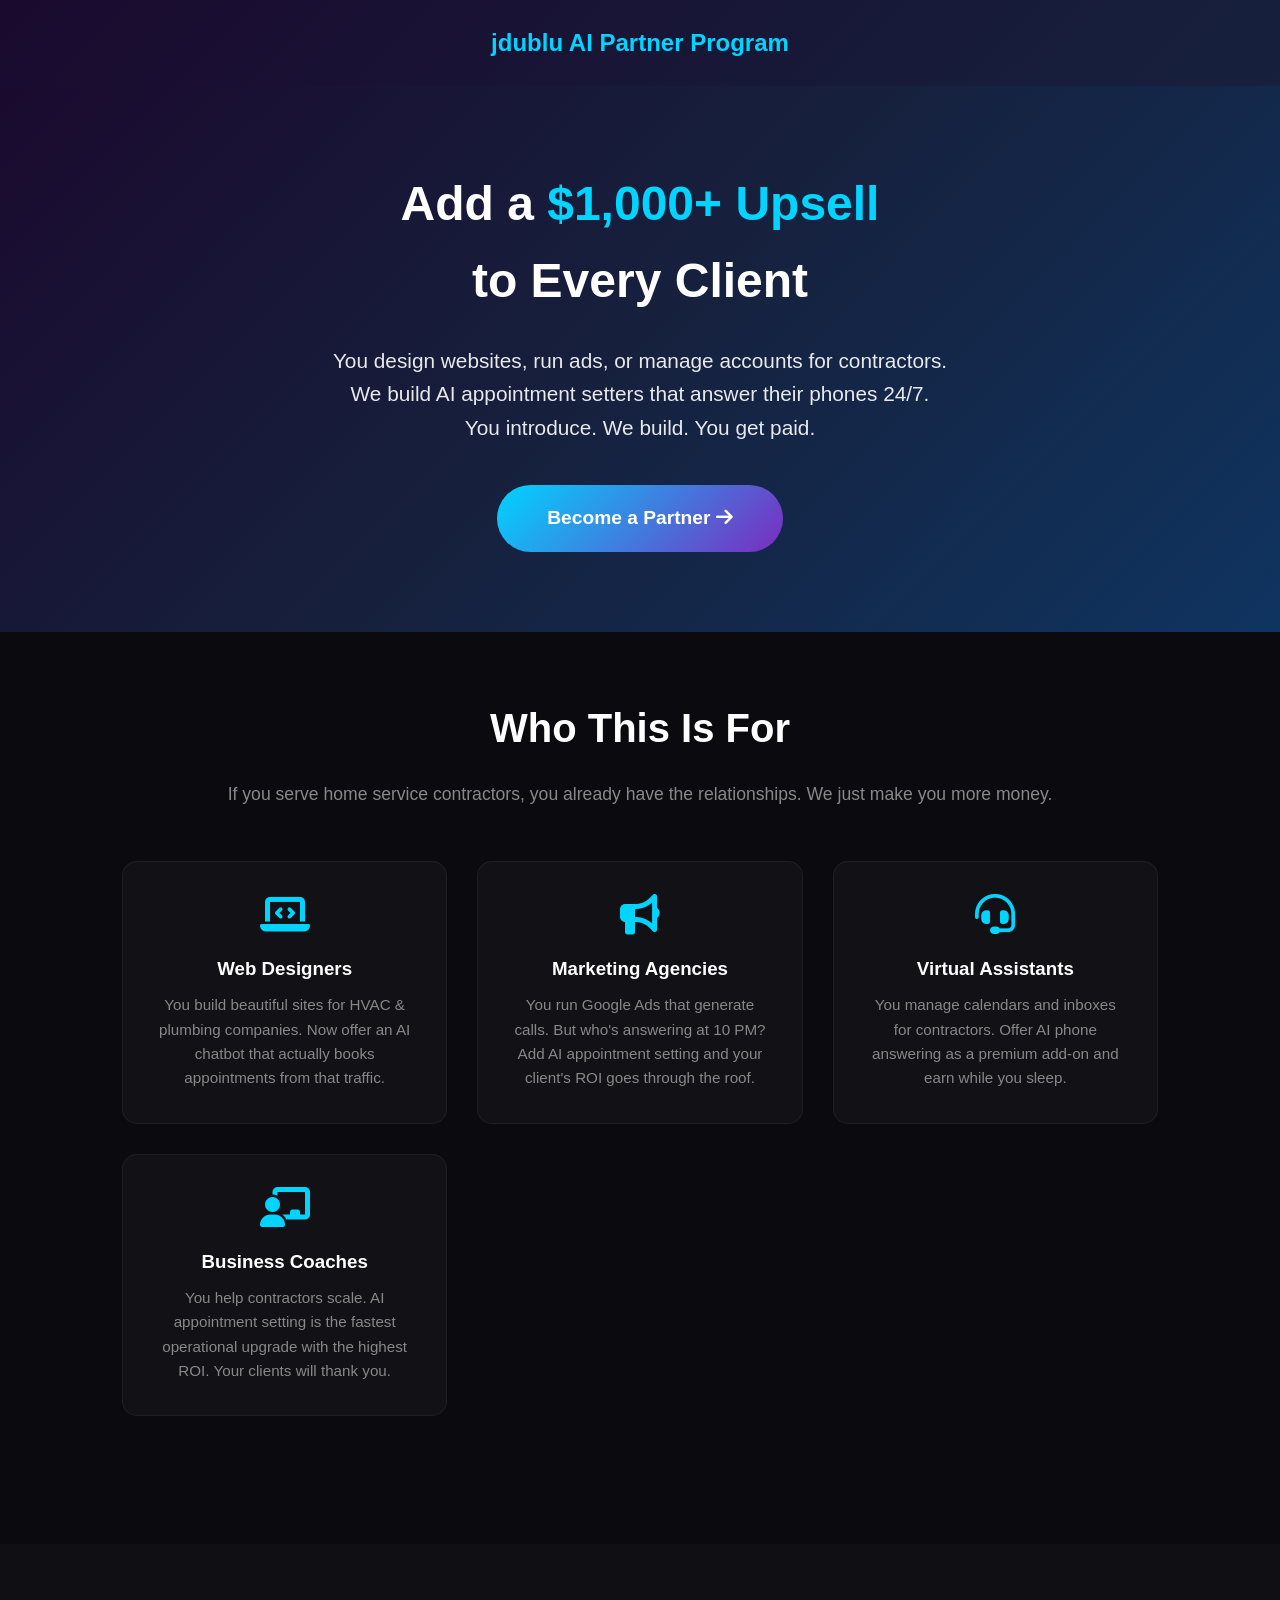
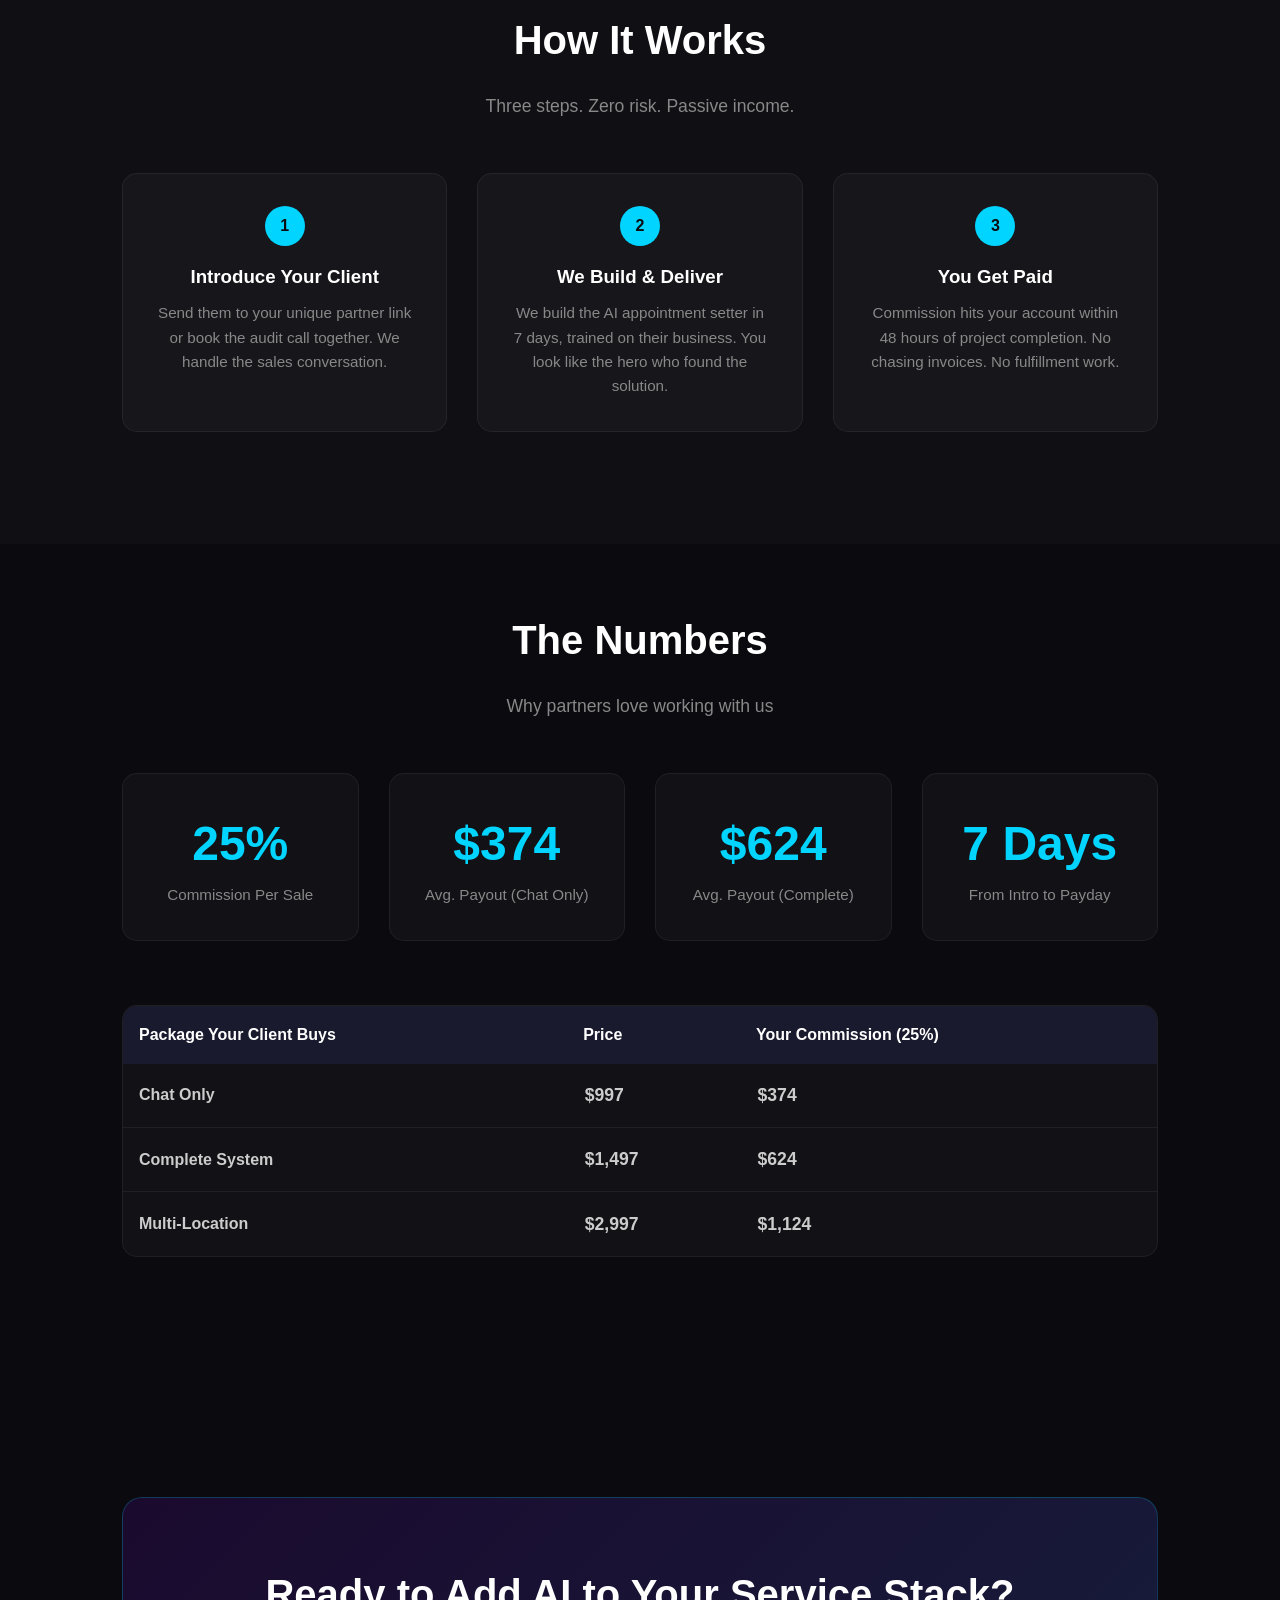
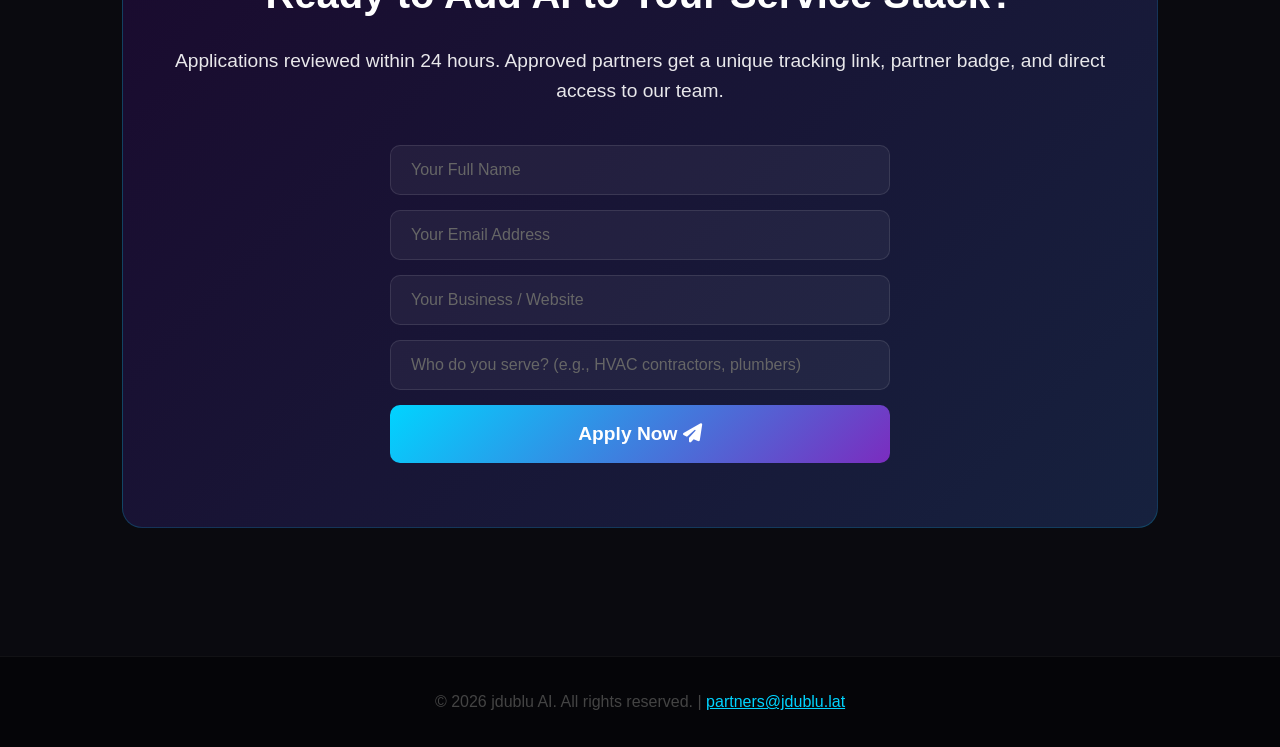
<file: affiliates.html>
<!DOCTYPE html>
<html lang="en">
<head>
    <meta charset="UTF-8">
    <meta name="viewport" content="width=device-width, initial-scale=1.0">
    <title>Partner With Us | jdublu AI</title>
    <link rel="stylesheet" href="https://cdnjs.cloudflare.com/ajax/libs/font-awesome/6.4.0/css/all.min.css">
    <style>
        * { margin: 0; padding: 0; box-sizing: border-box; }
        body {
            font-family: 'Segoe UI', Tahoma, Geneva, Verdana, sans-serif;
            line-height: 1.6;
            color: #e0e0e0;
            background: #0a0a0f;
        }
        header {
            background: linear-gradient(135deg, #1a0a2e 0%, #16213e 100%);
            color: #fff;
            padding: 1.5em 2em;
            text-align: center;
        }
        .logo { font-size: 1.5em; font-weight: bold; color: #00d4ff; }
        .hero {
            background: linear-gradient(135deg, #1a0a2e 0%, #16213e 50%, #0f3460 100%);
            color: #fff;
            padding: 5em 2em;
            text-align: center;
        }
        .hero h1 { font-size: 3em; margin-bottom: 0.5em; }
        .hero .highlight { color: #00d4ff; }
        .hero p { font-size: 1.3em; opacity: 0.9; margin-bottom: 2em; }
        .cta-btn {
            display: inline-block;
            background: linear-gradient(135deg, #00d4ff 0%, #7b2cbf 100%);
            color: #fff;
            padding: 18px 50px;
            border-radius: 50px;
            text-decoration: none;
            font-size: 1.2em;
            font-weight: bold;
            transition: transform 0.3s, box-shadow 0.3s;
        }
        .cta-btn:hover {
            transform: translateY(-3px);
            box-shadow: 0 15px 40px rgba(0,212,255,0.3);
        }
        .container { max-width: 1100px; margin: 0 auto; padding: 0 2em; }
        .section { padding: 4em 0; }
        .section-title {
            text-align: center;
            font-size: 2.5em;
            color: #fff;
            margin-bottom: 0.5em;
        }
        .section-subtitle {
            text-align: center;
            color: #888;
            margin-bottom: 3em;
            font-size: 1.1em;
        }
        .who-grid {
            display: grid;
            grid-template-columns: repeat(auto-fit, minmax(250px, 1fr));
            gap: 30px;
            margin-bottom: 4em;
        }
        .who-card {
            background: rgba(255,255,255,0.03);
            padding: 2em;
            border-radius: 15px;
            text-align: center;
            border: 1px solid rgba(255,255,255,0.06);
        }
        .who-card i {
            font-size: 2.5em;
            color: #00d4ff;
            margin-bottom: 0.5em;
        }
        .who-card h3 { color: #fff; margin-bottom: 0.5em; }
        .who-card p { color: #888; font-size: 0.95em; }
        
        .stats-grid {
            display: grid;
            grid-template-columns: repeat(auto-fit, minmax(200px, 1fr));
            gap: 30px;
            margin-bottom: 4em;
        }
        .stat-box {
            background: rgba(255,255,255,0.03);
            padding: 2em;
            border-radius: 15px;
            text-align: center;
            border: 1px solid rgba(255,255,255,0.06);
        }
        .stat-number {
            font-size: 3em;
            font-weight: bold;
            color: #00d4ff;
            display: block;
        }
        .stat-label { color: #888; font-size: 0.95em; }
        
        .commission-table {
            background: rgba(255,255,255,0.03);
            border-radius: 15px;
            overflow: hidden;
            border: 1px solid rgba(255,255,255,0.06);
            margin: 3em 0;
        }
        .commission-table table {
            width: 100%;
            border-collapse: collapse;
        }
        .commission-table th {
            background: #1a1a2e;
            color: #fff;
            padding: 1em;
            text-align: left;
        }
        .commission-table td {
            padding: 1em;
            border-bottom: 1px solid rgba(255,255,255,0.06);
            color: #ccc;
        }
        .commission-table tr:last-child td { border-bottom: none; }
        .commission-table tr:hover { background: rgba(255,255,255,0.02); }
        .price { font-weight: bold; color: #00d4ff; font-size: 1.1em; }
        
        .signup-box {
            background: linear-gradient(135deg, #1a0a2e 0%, #16213e 100%);
            color: #fff;
            padding: 4em 2em;
            border-radius: 20px;
            text-align: center;
            margin: 4em 0;
            border: 1px solid rgba(0,212,255,0.2);
        }
        .signup-box h2 { font-size: 2.5em; margin-bottom: 0.5em; }
        .signup-box p { font-size: 1.2em; opacity: 0.9; margin-bottom: 2em; }
        .signup-form {
            max-width: 500px;
            margin: 0 auto;
            display: flex;
            flex-direction: column;
            gap: 15px;
        }
        .signup-form input {
            padding: 15px 20px;
            border: 1px solid rgba(255,255,255,0.1);
            border-radius: 10px;
            font-size: 1em;
            background: rgba(255,255,255,0.05);
            color: #fff;
        }
        .signup-form input::placeholder { color: #666; }
        .signup-form button {
            padding: 18px;
            background: linear-gradient(135deg, #00d4ff 0%, #7b2cbf 100%);
            color: #fff;
            border: none;
            border-radius: 10px;
            font-size: 1.2em;
            font-weight: bold;
            cursor: pointer;
            transition: transform 0.3s;
        }
        .signup-form button:hover { transform: translateY(-2px); }
        
        .how-it-works {
            display: grid;
            grid-template-columns: repeat(auto-fit, minmax(250px, 1fr));
            gap: 30px;
            margin: 3em 0;
        }
        .step-card {
            background: rgba(255,255,255,0.03);
            padding: 2em;
            border-radius: 15px;
            text-align: center;
            border: 1px solid rgba(255,255,255,0.06);
        }
        .step-num {
            background: #00d4ff;
            color: #0a0a0f;
            width: 40px;
            height: 40px;
            border-radius: 50%;
            display: inline-flex;
            align-items: center;
            justify-content: center;
            font-weight: bold;
            margin-bottom: 1em;
        }
        .step-card h3 { color: #fff; margin-bottom: 0.5em; }
        .step-card p { color: #888; font-size: 0.95em; }
        
        footer {
            background: #050508;
            color: #444;
            text-align: center;
            padding: 2em;
            border-top: 1px solid rgba(255,255,255,0.05);
        }
        @media (max-width: 768px) {
            .hero h1 { font-size: 2em; }
            .section-title { font-size: 1.8em; }
        }
    </style>
</head>
<body>
    <header>
        <div class="logo">jdublu AI Partner Program</div>
    </header>
    
    <section class="hero">
        <h1>Add a <span class="highlight">$1,000+ Upsell</span><br>to Every Client</h1>
        <p>You design websites, run ads, or manage accounts for contractors.<br>We build AI appointment setters that answer their phones 24/7.<br>You introduce. We build. You get paid.</p>
        <a href="#apply" class="cta-btn">Become a Partner <i class="fas fa-arrow-right"></i></a>
    </section>
    
    <section class="section">
        <div class="container">
            <h2 class="section-title">Who This Is For</h2>
            <p class="section-subtitle">If you serve home service contractors, you already have the relationships. We just make you more money.</p>
            <div class="who-grid">
                <div class="who-card">
                    <i class="fas fa-laptop-code"></i>
                    <h3>Web Designers</h3>
                    <p>You build beautiful sites for HVAC & plumbing companies. Now offer an AI chatbot that actually books appointments from that traffic.</p>
                </div>
                <div class="who-card">
                    <i class="fas fa-bullhorn"></i>
                    <h3>Marketing Agencies</h3>
                    <p>You run Google Ads that generate calls. But who's answering at 10 PM? Add AI appointment setting and your client's ROI goes through the roof.</p>
                </div>
                <div class="who-card">
                    <i class="fas fa-headset"></i>
                    <h3>Virtual Assistants</h3>
                    <p>You manage calendars and inboxes for contractors. Offer AI phone answering as a premium add-on and earn while you sleep.</p>
                </div>
                <div class="who-card">
                    <i class="fas fa-chalkboard-teacher"></i>
                    <h3>Business Coaches</h3>
                    <p>You help contractors scale. AI appointment setting is the fastest operational upgrade with the highest ROI. Your clients will thank you.</p>
                </div>
            </div>
        </div>
    </section>
    
    <section class="section" style="background: #0f0f14;">
        <div class="container">
            <h2 class="section-title">How It Works</h2>
            <p class="section-subtitle">Three steps. Zero risk. Passive income.</p>
            <div class="how-it-works">
                <div class="step-card">
                    <div class="step-num">1</div>
                    <h3>Introduce Your Client</h3>
                    <p>Send them to your unique partner link or book the audit call together. We handle the sales conversation.</p>
                </div>
                <div class="step-card">
                    <div class="step-num">2</div>
                    <h3>We Build & Deliver</h3>
                    <p>We build the AI appointment setter in 7 days, trained on their business. You look like the hero who found the solution.</p>
                </div>
                <div class="step-card">
                    <div class="step-num">3</div>
                    <h3>You Get Paid</h3>
                    <p>Commission hits your account within 48 hours of project completion. No chasing invoices. No fulfillment work.</p>
                </div>
            </div>
        </div>
    </section>
    
    <section class="section">
        <div class="container">
            <h2 class="section-title">The Numbers</h2>
            <p class="section-subtitle">Why partners love working with us</p>
            <div class="stats-grid">
                <div class="stat-box">
                    <span class="stat-number">25%</span>
                    <span class="stat-label">Commission Per Sale</span>
                </div>
                <div class="stat-box">
                    <span class="stat-number">$374</span>
                    <span class="stat-label">Avg. Payout (Chat Only)</span>
                </div>
                <div class="stat-box">
                    <span class="stat-number">$624</span>
                    <span class="stat-label">Avg. Payout (Complete)</span>
                </div>
                <div class="stat-box">
                    <span class="stat-number">7 Days</span>
                    <span class="stat-label">From Intro to Payday</span>
                </div>
            </div>
            
            <div class="commission-table">
                <table>
                    <thead>
                        <tr>
                            <th>Package Your Client Buys</th>
                            <th>Price</th>
                            <th>Your Commission (25%)</th>
                        </tr>
                    </thead>
                    <tbody>
                        <tr>
                            <td><strong>Chat Only</strong></td>
                            <td class="price">$997</td>
                            <td class="price">$374</td>
                        </tr>
                        <tr>
                            <td><strong>Complete System</strong></td>
                            <td class="price">$1,497</td>
                            <td class="price">$624</td>
                        </tr>
                        <tr>
                            <td><strong>Multi-Location</strong></td>
                            <td class="price">$2,997</td>
                            <td class="price">$1,124</td>
                        </tr>
                    </tbody>
                </table>
            </div>
        </div>
    </section>
    
    <section class="section" id="apply">
        <div class="container">
            <div class="signup-box">
                <h2>Ready to Add AI to Your Service Stack?</h2>
                <p>Applications reviewed within 24 hours. Approved partners get a unique tracking link, partner badge, and direct access to our team.</p>
                <form class="signup-form" onsubmit="handleApply(event)">
                    <input type="text" placeholder="Your Full Name" required>
                    <input type="email" placeholder="Your Email Address" required>
                    <input type="text" placeholder="Your Business / Website" required>
                    <input type="text" placeholder="Who do you serve? (e.g., HVAC contractors, plumbers)" required>
                    <button type="submit">Apply Now <i class="fas fa-paper-plane"></i></button>
                </form>
            </div>
        </div>
    </section>
    
    <footer>
        <p>&copy; 2026 jdublu AI. All rights reserved. | <a href="mailto:partners@jdublu.lat" style="color: #00d4ff;">partners@jdublu.lat</a></p>
    </footer>
    
    <script>
        function handleApply(e) {
            e.preventDefault();
            alert('Application submitted! We\'ll review it within 24 hours and send your partner link. (Set up a proper form with Formspree or your CRM)');
        }
    </script>
</body>
</html>
</file>
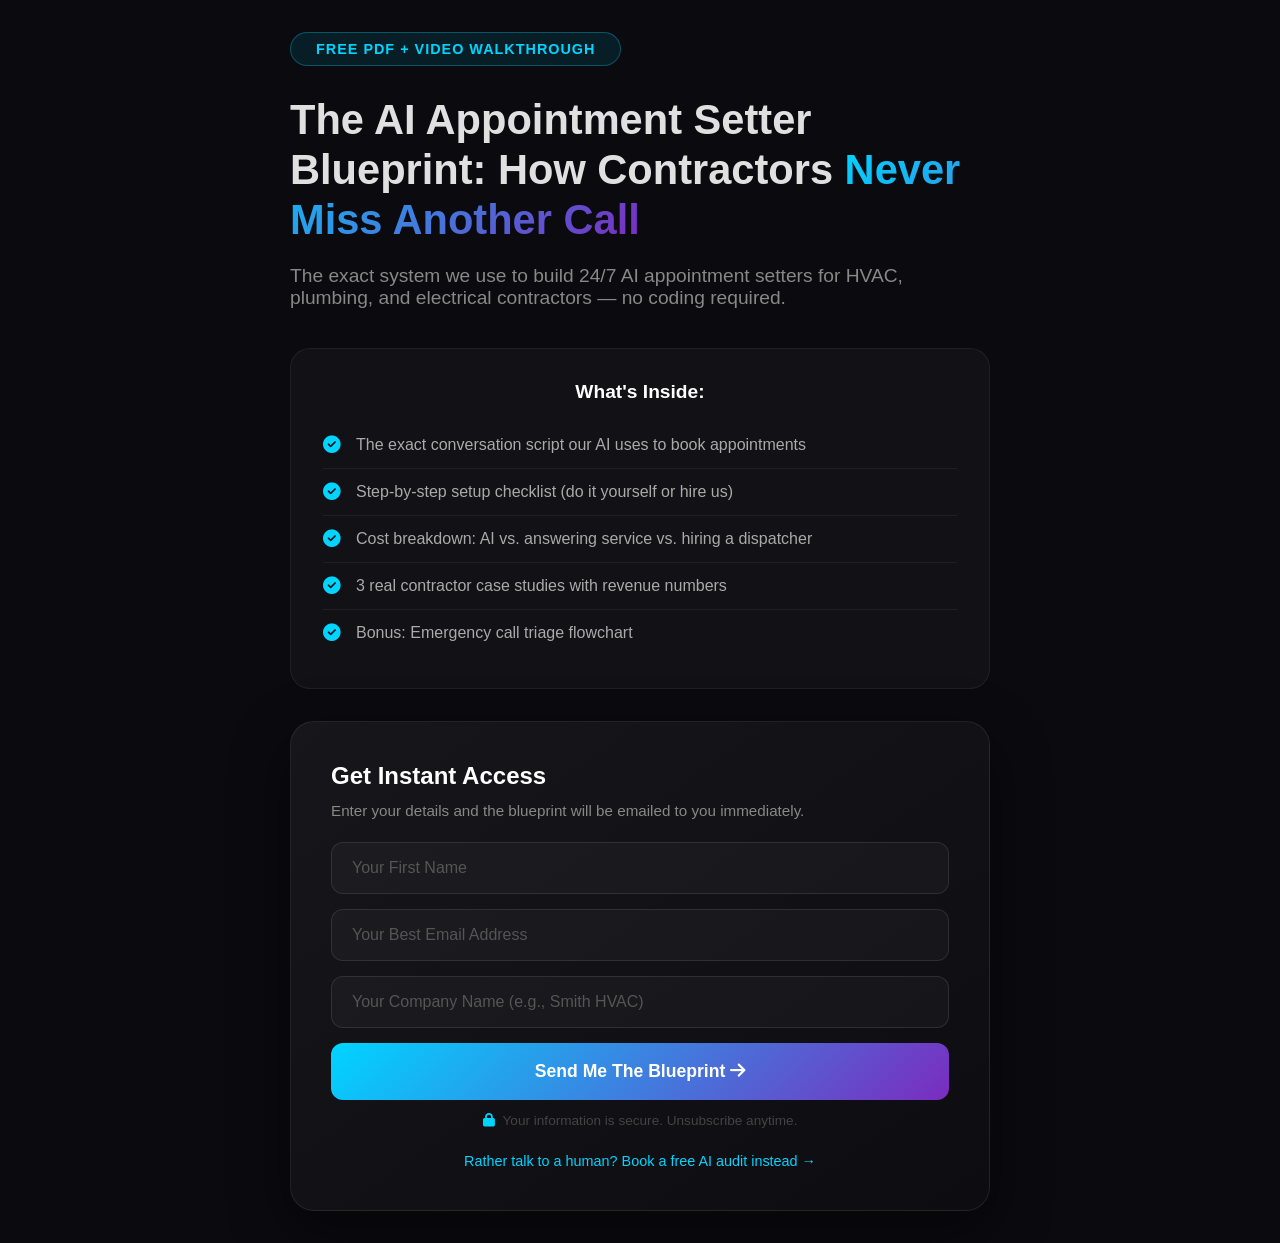
<file: lead-magnet.html>
<!DOCTYPE html>
<html lang="en">
<head>
    <meta charset="UTF-8">
    <meta name="viewport" content="width=device-width, initial-scale=1.0">
    <title>Free Guide: AI Appointment Setter | jdublu AI</title>
    <link rel="stylesheet" href="https://cdnjs.cloudflare.com/ajax/libs/font-awesome/6.4.0/css/all.min.css">
    <style>
        * { margin: 0; padding: 0; box-sizing: border-box; }
        body {
            font-family: 'Segoe UI', Tahoma, Geneva, Verdana, sans-serif;
            background: #0a0a0f;
            min-height: 100vh;
            display: flex;
            align-items: center;
            justify-content: center;
            color: #e0e0e0;
            padding: 2em;
        }
        .container {
            max-width: 700px;
            width: 100%;
        }
        .badge {
            display: inline-block;
            background: rgba(0,212,255,0.1);
            border: 1px solid rgba(0,212,255,0.3);
            color: #00d4ff;
            padding: 8px 25px;
            border-radius: 50px;
            font-size: 0.9em;
            font-weight: 600;
            text-transform: uppercase;
            letter-spacing: 1px;
            margin-bottom: 2em;
        }
        h1 { font-size: 2.6em; margin-bottom: 0.5em; line-height: 1.2; font-weight: 800; }
        h1 .highlight {
            background: linear-gradient(135deg, #00d4ff, #7b2cbf);
            -webkit-background-clip: text;
            -webkit-text-fill-color: transparent;
        }
        .subtitle { font-size: 1.2em; color: #888; margin-bottom: 2em; }
        .features {
            background: rgba(255,255,255,0.03);
            border: 1px solid rgba(255,255,255,0.06);
            border-radius: 20px;
            padding: 2em;
            margin-bottom: 2em;
            text-align: left;
        }
        .features h3 { text-align: center; margin-bottom: 1em; font-size: 1.2em; color: #fff; }
        .features ul { list-style: none; }
        .features li {
            padding: 14px 0;
            border-bottom: 1px solid rgba(255,255,255,0.06);
            display: flex;
            align-items: center;
            gap: 15px;
            color: #aaa;
        }
        .features li:last-child { border-bottom: none; }
        .features i { color: #00d4ff; font-size: 1.1em; }
        .form-box {
            background: linear-gradient(145deg, rgba(255,255,255,0.05), rgba(255,255,255,0.01));
            border: 1px solid rgba(255,255,255,0.08);
            border-radius: 24px;
            padding: 2.5em;
            box-shadow: 0 20px 60px rgba(0,0,0,0.4);
        }
        .form-box h2 { color: #fff; margin-bottom: 0.5em; font-size: 1.5em; }
        .form-box p { color: #888; margin-bottom: 1.5em; font-size: 0.95em; }
        input[type="email"], input[type="text"] {
            width: 100%;
            padding: 16px 20px;
            border: 1px solid rgba(255,255,255,0.1);
            border-radius: 12px;
            font-size: 1em;
            margin-bottom: 15px;
            background: rgba(255,255,255,0.03);
            color: #fff;
            transition: border-color 0.3s;
        }
        input::placeholder { color: #555; }
        input:focus {
            outline: none;
            border-color: #00d4ff;
        }
        .cta-btn {
            width: 100%;
            padding: 18px;
            background: linear-gradient(135deg, #00d4ff, #7b2cbf);
            color: #fff;
            border: none;
            border-radius: 12px;
            font-size: 1.1em;
            font-weight: 700;
            cursor: pointer;
            transition: transform 0.3s, box-shadow 0.3s;
        }
        .cta-btn:hover {
            transform: translateY(-2px);
            box-shadow: 0 10px 30px rgba(0,212,255,0.3);
        }
        .trust-text {
            margin-top: 1em;
            font-size: 0.85em;
            color: #444;
            display: flex;
            align-items: center;
            justify-content: center;
            gap: 8px;
        }
        .trust-text i { color: #00d4ff; }
        .secondary-cta {
            text-align: center;
            margin-top: 1.5em;
        }
        .secondary-cta a {
            color: #00d4ff;
            text-decoration: none;
            font-size: 0.9em;
        }
        .secondary-cta a:hover { text-decoration: underline; }

        .success-box {
            display: none;
            text-align: center;
            padding: 2em 0;
        }
        .success-box i {
            font-size: 4em;
            color: #4CAF50;
            margin-bottom: 0.5em;
        }
        .success-box h2 { color: #fff; margin-bottom: 0.5em; }
        .success-box p { color: #888; margin-bottom: 1.5em; }

        @media (max-width: 600px) {
            h1 { font-size: 2em; }
            .subtitle { font-size: 1em; }
        }
    </style>
</head>
<body>
    <div class="container">
        <div class="badge">Free PDF + Video Walkthrough</div>
        <h1>The AI Appointment Setter Blueprint: How Contractors <span class="highlight">Never Miss Another Call</span></h1>
        <p class="subtitle">The exact system we use to build 24/7 AI appointment setters for HVAC, plumbing, and electrical contractors — no coding required.</p>
        
        <div class="features">
            <h3>What's Inside:</h3>
            <ul>
                <li><i class="fas fa-check-circle"></i> The exact conversation script our AI uses to book appointments</li>
                <li><i class="fas fa-check-circle"></i> Step-by-step setup checklist (do it yourself or hire us)</li>
                <li><i class="fas fa-check-circle"></i> Cost breakdown: AI vs. answering service vs. hiring a dispatcher</li>
                <li><i class="fas fa-check-circle"></i> 3 real contractor case studies with revenue numbers</li>
                <li><i class="fas fa-check-circle"></i> Bonus: Emergency call triage flowchart</li>
            </ul>
        </div>
        
        <div class="form-box" id="form-box">
            <h2>Get Instant Access</h2>
            <p>Enter your details and the blueprint will be emailed to you immediately.</p>
            <form id="leadForm">
                <input type="text" name="name" placeholder="Your First Name" required>
                <input type="email" name="email" placeholder="Your Best Email Address" required>
                <input type="text" name="business" placeholder="Your Company Name (e.g., Smith HVAC)" required>
                <button type="submit" class="cta-btn">Send Me The Blueprint <i class="fas fa-arrow-right"></i></button>
            </form>
            <div class="trust-text">
                <i class="fas fa-lock"></i> Your information is secure. Unsubscribe anytime.
            </div>
            <div class="secondary-cta">
                <a href="https://cal.com/m-jway-mk-janway-kqkdfa/free-ai-audit" target="_blank">
                    Rather talk to a human? Book a free AI audit instead →
                </a>
            </div>
        </div>

        <div class="success-box" id="success-box">
            <i class="fas fa-check-circle"></i>
            <h2>Check Your Inbox!</h2>
            <p>The blueprint is on its way. While you wait, book your free AI audit — spots are limited.</p>
            <a href="https://cal.com/m-jway-mk-janway-kqkdfa/free-ai-audit" target="_blank" class="cta-btn">Book Free AI Audit</a>
        </div>
    </div>
    
    <script>
        document.getElementById('leadForm').addEventListener('submit', function(e) {
            e.preventDefault();
            const data = {
                name: this.name.value,
                email: this.email.value,
                business: this.business.value
            };
            console.log('Lead captured:', data);
            document.getElementById('form-box').style.display = 'none';
            document.getElementById('success-box').style.display = 'block';
        });
    </script>
</body>
</html>
</file>
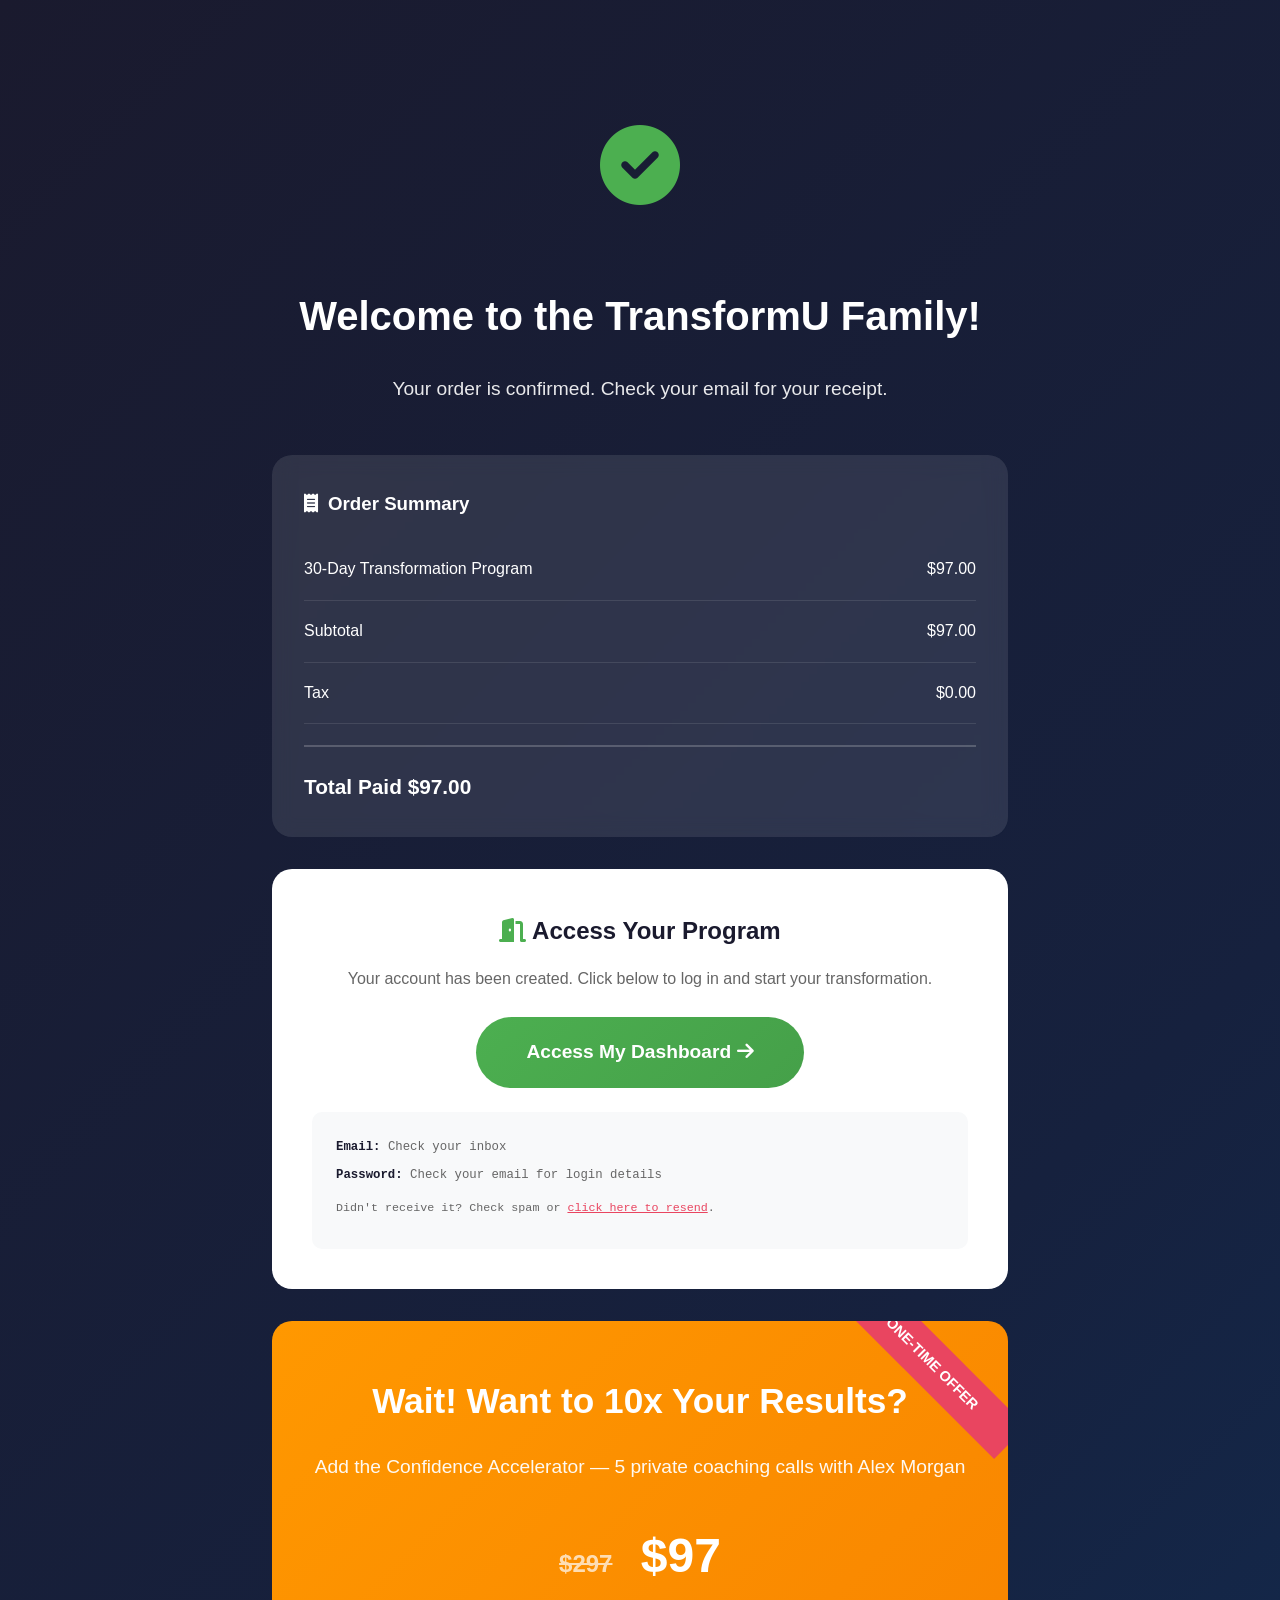
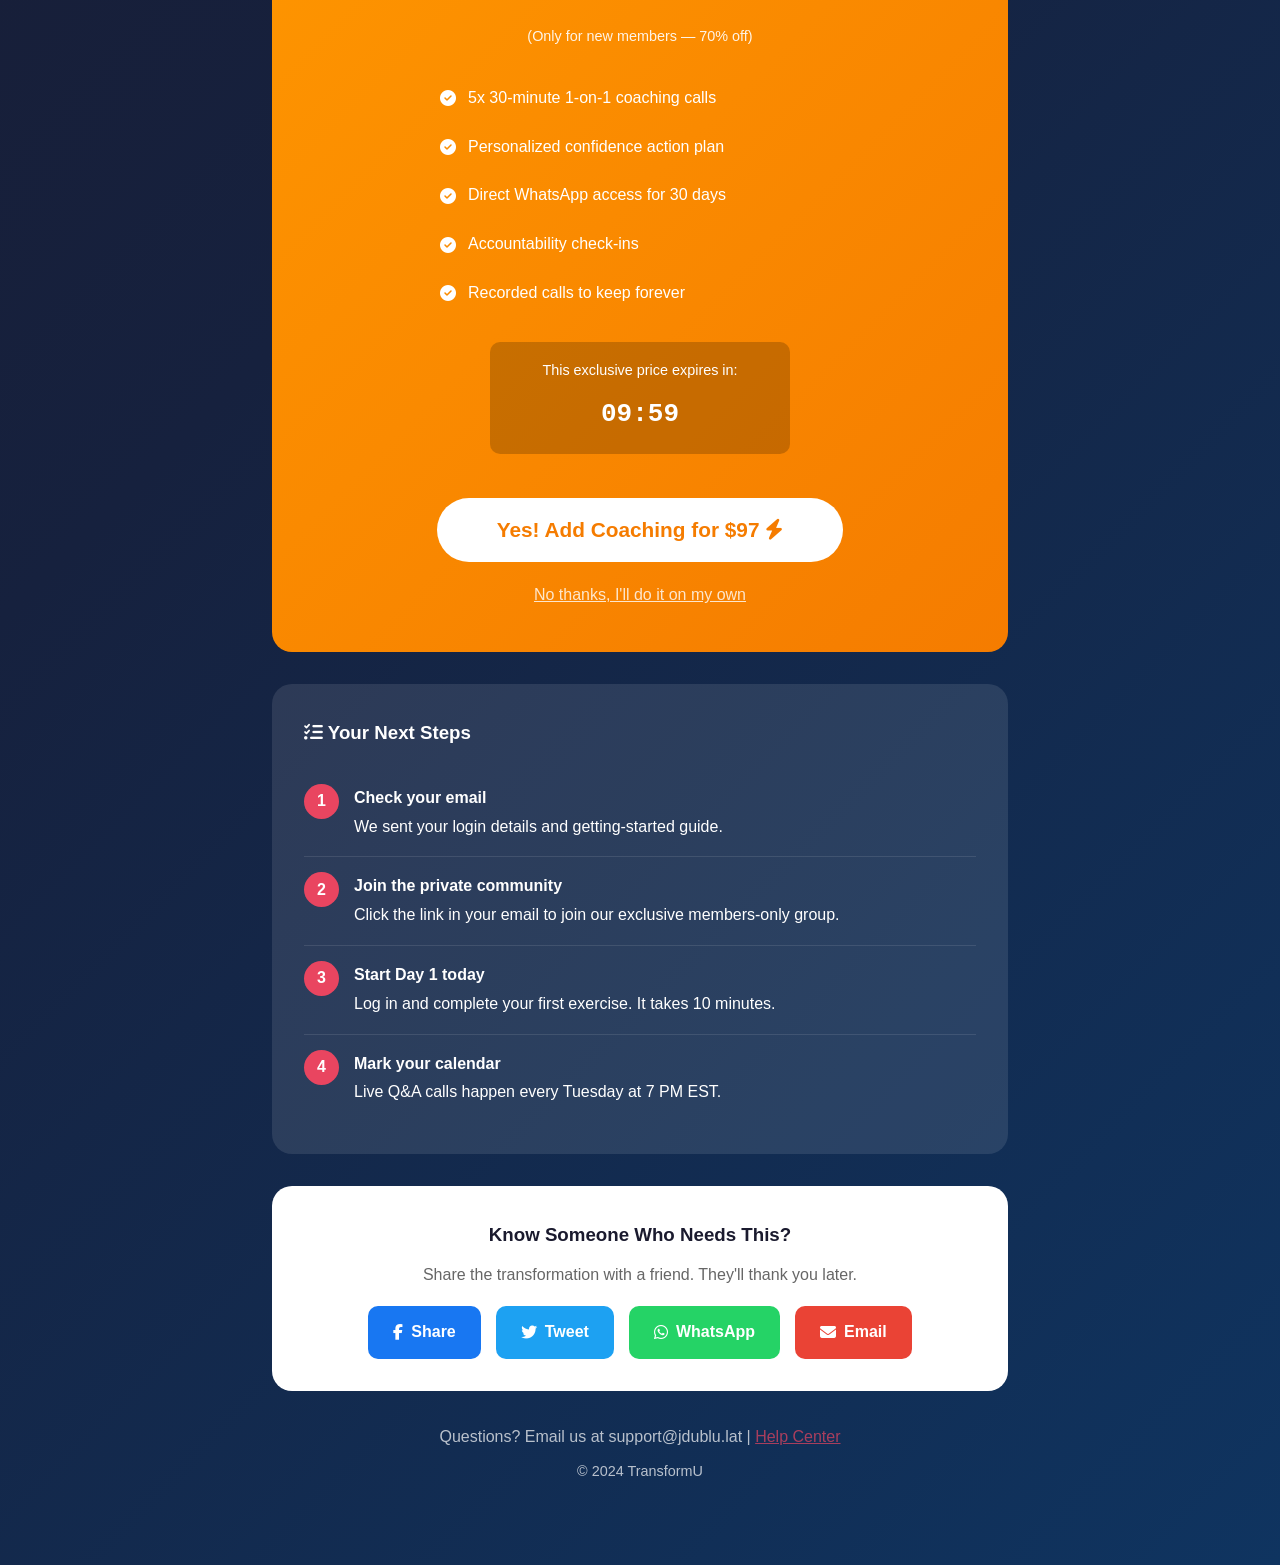
<file: thank-you.html>
<!DOCTYPE html>
<html lang="en">
<head>
    <meta charset="UTF-8">
    <meta name="viewport" content="width=device-width, initial-scale=1.0">
    <title>Welcome! Your Order is Confirmed | TransformU</title>
    <link rel="stylesheet" href="https://cdnjs.cloudflare.com/ajax/libs/font-awesome/6.4.0/css/all.min.css">
    <style>
        * { margin: 0; padding: 0; box-sizing: border-box; }
        body {
            font-family: 'Segoe UI', Tahoma, Geneva, Verdana, sans-serif;
            background: linear-gradient(135deg, #1a1a2e 0%, #16213e 50%, #0f3460 100%);
            min-height: 100vh;
            color: #fff;
            line-height: 1.8;
        }
        .container { max-width: 800px; margin: 0 auto; padding: 3em 2em; }
        .success-header {
            text-align: center;
            padding: 3em 0;
        }
        .success-icon {
            font-size: 5em;
            color: #4CAF50;
            margin-bottom: 0.5em;
            animation: scaleIn 0.5s ease;
        }
        .success-header h1 { font-size: 2.5em; margin-bottom: 0.5em; }
        .success-header p { font-size: 1.2em; opacity: 0.9; }
        .order-box {
            background: rgba(255,255,255,0.1);
            backdrop-filter: blur(10px);
            border-radius: 20px;
            padding: 2em;
            margin-bottom: 2em;
        }
        .order-box h3 {
            margin-bottom: 1em;
            display: flex;
            align-items: center;
            gap: 10px;
        }
        .order-item {
            display: flex;
            justify-content: space-between;
            padding: 1em 0;
            border-bottom: 1px solid rgba(255,255,255,0.1);
        }
        .order-item:last-child { border-bottom: none; }
        .order-total {
            font-size: 1.3em;
            font-weight: bold;
            margin-top: 1em;
            padding-top: 1em;
            border-top: 2px solid rgba(255,255,255,0.2);
        }
        .access-box {
            background: #fff;
            color: #333;
            border-radius: 20px;
            padding: 2.5em;
            text-align: center;
            margin-bottom: 2em;
        }
        .access-box h2 { color: #1a1a2e; margin-bottom: 0.5em; }
        .access-box p { color: #666; margin-bottom: 1.5em; }
        .access-btn {
            display: inline-block;
            background: linear-gradient(135deg, #4CAF50 0%, #45a049 100%);
            color: #fff;
            padding: 18px 50px;
            border-radius: 50px;
            text-decoration: none;
            font-size: 1.2em;
            font-weight: bold;
            transition: transform 0.3s, box-shadow 0.3s;
        }
        .access-btn:hover {
            transform: translateY(-3px);
            box-shadow: 0 15px 40px rgba(76, 175, 80, 0.4);
        }
        .login-info {
            background: #f8f9fa;
            border-radius: 10px;
            padding: 1.5em;
            margin-top: 1.5em;
            text-align: left;
        }
        .login-info p { margin-bottom: 0.5em; font-family: monospace; font-size: 0.95em; }
        .login-info strong { color: #1a1a2e; }
        
        /* Upsell Section */
        .upsell-section {
            background: linear-gradient(135deg, #ff9800 0%, #f57c00 100%);
            border-radius: 20px;
            padding: 3em 2em;
            text-align: center;
            margin-bottom: 2em;
            position: relative;
            overflow: hidden;
        }
        .upsell-badge {
            position: absolute;
            top: 20px;
            right: -35px;
            background: #e94560;
            color: #fff;
            padding: 10px 50px;
            transform: rotate(45deg);
            font-weight: bold;
            font-size: 0.9em;
        }
        .upsell-section h2 { font-size: 2.2em; margin-bottom: 0.5em; }
        .upsell-section .subtitle { font-size: 1.2em; opacity: 0.95; margin-bottom: 1.5em; }
        .upsell-price {
            font-size: 3em;
            font-weight: bold;
            margin: 0.5em 0;
        }
        .upsell-price .old {
            font-size: 0.5em;
            text-decoration: line-through;
            opacity: 0.7;
            margin-right: 15px;
        }
        .upsell-features {
            text-align: left;
            max-width: 400px;
            margin: 1.5em auto;
            list-style: none;
        }
        .upsell-features li {
            padding: 10px 0;
            display: flex;
            align-items: center;
            gap: 12px;
        }
        .upsell-features i { color: #fff; }
        .upsell-btn {
            display: inline-block;
            background: #fff;
            color: #f57c00;
            padding: 20px 60px;
            border-radius: 50px;
            text-decoration: none;
            font-size: 1.3em;
            font-weight: bold;
            margin-top: 1em;
            transition: transform 0.3s;
            border: none;
            cursor: pointer;
        }
        .upsell-btn:hover { transform: scale(1.05); }
        .no-thanks {
            display: block;
            margin-top: 1.5em;
            color: rgba(255,255,255,0.8);
            text-decoration: underline;
            cursor: pointer;
            background: none;
            border: none;
            font-size: 1em;
            width: 100%;
        }
        .timer-box {
            background: rgba(0,0,0,0.2);
            border-radius: 10px;
            padding: 1em;
            margin: 1.5em auto;
            max-width: 300px;
        }
        .timer-box p { margin-bottom: 0.5em; font-size: 0.9em; }
        #upsell-timer {
            font-size: 2em;
            font-weight: bold;
            font-family: monospace;
        }
        
        .next-steps {
            background: rgba(255,255,255,0.1);
            border-radius: 20px;
            padding: 2em;
            margin-bottom: 2em;
        }
        .next-steps h3 { margin-bottom: 1em; }
        .step-list { list-style: none; }
        .step-list li {
            display: flex;
            align-items: flex-start;
            gap: 15px;
            padding: 15px 0;
            border-bottom: 1px solid rgba(255,255,255,0.1);
        }
        .step-list li:last-child { border-bottom: none; }
        .step-num {
            background: #e94560;
            color: #fff;
            width: 35px;
            height: 35px;
            border-radius: 50%;
            display: flex;
            align-items: center;
            justify-content: center;
            font-weight: bold;
            flex-shrink: 0;
        }
        .share-box {
            background: #fff;
            color: #333;
            border-radius: 20px;
            padding: 2em;
            text-align: center;
        }
        .share-box h3 { color: #1a1a2e; margin-bottom: 0.5em; }
        .share-box p { color: #666; margin-bottom: 1em; }
        .share-btns {
            display: flex;
            justify-content: center;
            gap: 15px;
            flex-wrap: wrap;
        }
        .share-btns a {
            display: inline-flex;
            align-items: center;
            gap: 8px;
            padding: 12px 25px;
            border-radius: 10px;
            text-decoration: none;
            color: #fff;
            font-weight: bold;
            transition: transform 0.3s;
        }
        .share-btns a:hover { transform: translateY(-2px); }
        .fb { background: #1877F2; }
        .tw { background: #1DA1F2; }
        .wa { background: #25D366; }
        .email-share { background: #EA4335; }
        
        footer {
            text-align: center;
            padding: 2em;
            opacity: 0.7;
        }
        
        @keyframes scaleIn {
            from { transform: scale(0); opacity: 0; }
            to { transform: scale(1); opacity: 1; }
        }
        @media (max-width: 600px) {
            .success-header h1 { font-size: 1.8em; }
            .upsell-section h2 { font-size: 1.6em; }
            .upsell-price { font-size: 2em; }
        }
    </style>
</head>
<body>
    <div class="container">
        <!-- Success Header -->
        <div class="success-header">
            <div class="success-icon"><i class="fas fa-check-circle"></i></div>
            <h1>Welcome to the TransformU Family!</h1>
            <p>Your order is confirmed. Check your email for your receipt.</p>
        </div>
        
        <!-- Order Summary -->
        <div class="order-box">
            <h3><i class="fas fa-receipt"></i> Order Summary</h3>
            <div class="order-item">
                <span>30-Day Transformation Program</span>
                <span>$97.00</span>
            </div>
            <div class="order-item">
                <span>Subtotal</span>
                <span>$97.00</span>
            </div>
            <div class="order-item">
                <span>Tax</span>
                <span>$0.00</span>
            </div>
            <div class="order-total">
                <span>Total Paid</span>
                <span>$97.00</span>
            </div>
        </div>
        
        <!-- Access Box -->
        <div class="access-box">
            <h2><i class="fas fa-door-open" style="color: #4CAF50;"></i> Access Your Program</h2>
            <p>Your account has been created. Click below to log in and start your transformation.</p>
            <a href="#" class="access-btn">Access My Dashboard <i class="fas fa-arrow-right"></i></a>
            <div class="login-info">
                <p><strong>Email:</strong> <span id="customer-email">Loading...</span></p>
                <script>
                    // Pull email from URL ?email= parameter or replace with your backend logic
                    const params = new URLSearchParams(window.location.search);
                    document.getElementById('customer-email').textContent = params.get('email') || 'Check your inbox';
                </script>
                <p><strong>Password:</strong> Check your email for login details</p>
                <p style="margin-top: 1em; font-size: 0.9em; color: #666;">Didn't receive it? Check spam or <a href="#" style="color: #e94560;">click here to resend</a>.</p>
            </div>
        </div>
        
        <!-- Upsell Section -->
        <div class="upsell-section" id="upsell">
            <div class="upsell-badge">ONE-TIME OFFER</div>
            <h2>Wait! Want to 10x Your Results?</h2>
            <p class="subtitle">Add the Confidence Accelerator — 5 private coaching calls with Alex Morgan</p>
            
            <div class="upsell-price">
                <span class="old">$297</span>
                <span>$97</span>
            </div>
            <p style="font-size: 0.9em; opacity: 0.9;">(Only for new members — 70% off)</p>
            
            <ul class="upsell-features">
                <li><i class="fas fa-check-circle"></i> 5x 30-minute 1-on-1 coaching calls</li>
                <li><i class="fas fa-check-circle"></i> Personalized confidence action plan</li>
                <li><i class="fas fa-check-circle"></i> Direct WhatsApp access for 30 days</li>
                <li><i class="fas fa-check-circle"></i> Accountability check-ins</li>
                <li><i class="fas fa-check-circle"></i> Recorded calls to keep forever</li>
            </ul>
            
            <div class="timer-box">
                <p>This exclusive price expires in:</p>
                <div id="upsell-timer">10:00</div>
            </div>
            
            <button class="upsell-btn" onclick="addUpsell()">
                Yes! Add Coaching for $97 <i class="fas fa-bolt"></i>
            </button>
            <button class="no-thanks" onclick="skipUpsell()">
                No thanks, I'll do it on my own
            </button>
        </div>
        
        <!-- Next Steps -->
        <div class="next-steps">
            <h3><i class="fas fa-list-check"></i> Your Next Steps</h3>
            <ul class="step-list">
                <li>
                    <span class="step-num">1</span>
                    <div>
                        <strong>Check your email</strong>
                        <p>We sent your login details and getting-started guide.</p>
                    </div>
                </li>
                <li>
                    <span class="step-num">2</span>
                    <div>
                        <strong>Join the private community</strong>
                        <p>Click the link in your email to join our exclusive members-only group.</p>
                    </div>
                </li>
                <li>
                    <span class="step-num">3</span>
                    <div>
                        <strong>Start Day 1 today</strong>
                        <p>Log in and complete your first exercise. It takes 10 minutes.</p>
                    </div>
                </li>
                <li>
                    <span class="step-num">4</span>
                    <div>
                        <strong>Mark your calendar</strong>
                        <p>Live Q&A calls happen every Tuesday at 7 PM EST.</p>
                    </div>
                </li>
            </ul>
        </div>
        
        <!-- Share -->
        <div class="share-box">
            <h3>Know Someone Who Needs This?</h3>
            <p>Share the transformation with a friend. They'll thank you later.</p>
            <div class="share-btns">
                <a href="#" class="fb"><i class="fab fa-facebook-f"></i> Share</a>
                <a href="#" class="tw"><i class="fab fa-twitter"></i> Tweet</a>
                <a href="#" class="wa"><i class="fab fa-whatsapp"></i> WhatsApp</a>
                <a href="mailto:?subject=Check%20out%20this%20program&body=Hey,%20I%20just%20joined%20the%2030-Day%20Transformation%20Program%20and%20thought%20you'd%20love%20it%20too:%20https://jdublu.lat" class="email-share"><i class="fas fa-envelope"></i> Email</a>
            </div>
        </div>
        
        <footer>
            <p>Questions? Email us at support@jdublu.lat | <a href="#" style="color: #e94560;">Help Center</a></p>
            <p style="margin-top: 0.5em; font-size: 0.9em;">&copy; 2024 TransformU</p>
        </footer>
    </div>
    
    <script>
        // Upsell countdown timer (10 minutes)
        let upsellTime = 10 * 60;
        const timerEl = document.getElementById('upsell-timer');
        
        function updateUpsellTimer() {
            const minutes = Math.floor(upsellTime / 60);
            const seconds = upsellTime % 60;
            timerEl.textContent = `${minutes.toString().padStart(2,'0')}:${seconds.toString().padStart(2,'0')}`;
            
            if (upsellTime > 0) {
                upsellTime--;
            } else {
                clearInterval(upsellInterval);
                document.querySelector('.upsell-section').style.opacity = '0.5';
                document.querySelector('.upsell-btn').disabled = true;
                document.querySelector('.upsell-btn').textContent = 'Offer Expired';
            }
        }
        
        const upsellInterval = setInterval(updateUpsellTimer, 1000);
        updateUpsellTimer();
        
        function addUpsell() {
            alert('Upsell added to your order! (Integrate with your payment processor like Stripe or PayPal)');
            document.getElementById('upsell').style.display = 'none';
        }
        
        function skipUpsell() {
            document.getElementById('upsell').style.display = 'none';
        }
        
        // Confetti effect on load
        function createConfetti() {
            const colors = ['#e94560', '#4CAF50', '#ff9800', '#2196F3', '#fff'];
            for (let i = 0; i < 50; i++) {
                const confetti = document.createElement('div');
                confetti.style.position = 'fixed';
                confetti.style.width = '10px';
                confetti.style.height = '10px';
                confetti.style.backgroundColor = colors[Math.floor(Math.random() * colors.length)];
                confetti.style.left = Math.random() * 100 + 'vw';
                confetti.style.top = '-10px';
                confetti.style.borderRadius = '50%';
                confetti.style.zIndex = '9999';
                confetti.style.animation = `fall ${Math.random() * 3 + 2}s linear forwards`;
                document.body.appendChild(confetti);
                setTimeout(() => confetti.remove(), 5000);
            }
        }
        
        // Add fall animation
        const style = document.createElement('style');
        style.textContent = `
            @keyframes fall {
                to {
                    transform: translateY(100vh) rotate(720deg);
                    opacity: 0;
                }
            }
        `;
        document.head.appendChild(style);
        
        window.addEventListener('load', createConfetti);
    </script>
</body>
</html>
</file>
